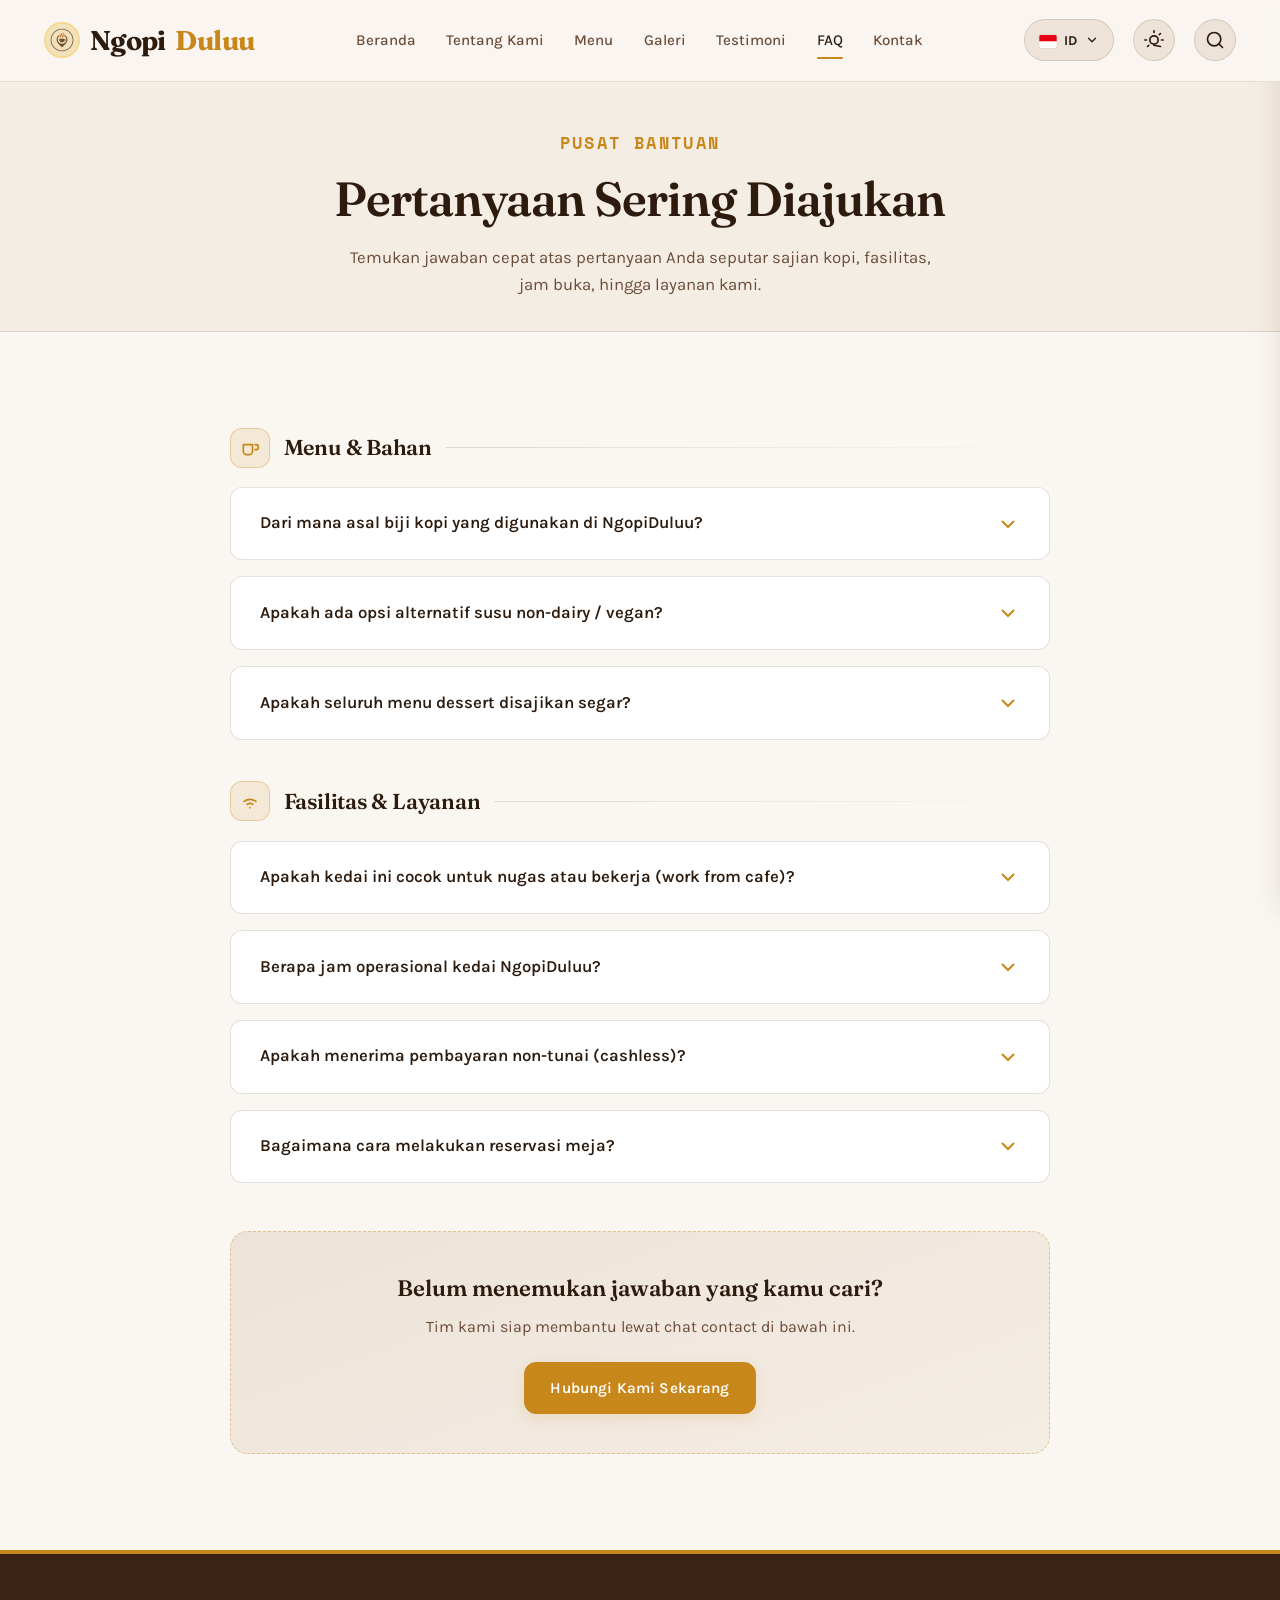
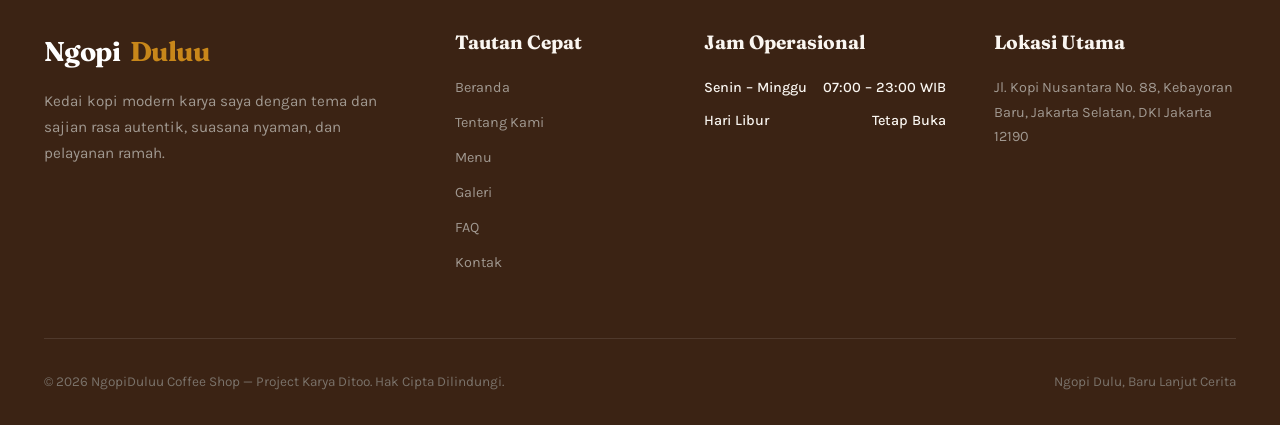
<file: faq.html>
﻿<!DOCTYPE html>
<html lang="id" class="page-transition page-enter">
<head>
  <meta charset="UTF-8">
  <meta name="viewport" content="width=device-width, initial-scale=1.0, viewport-fit=cover, maximum-scale=1.0, user-scalable=no">
  <meta name="description" content="Pertanyaan Sering Diajukan (FAQ) NgopiDuluu - Informasi seputar kopi, fasilitas Wi-Fi, jam operasional, dan reservasi meja.">
  <meta name="keywords" content="FAQ NgopiDuluu, Jam Buka NgopiDuluu, Kopi Vegan, WiFi Cafe Jakarta, Reservasi Cafe">
  <meta name="author" content="NgopiDuluu Coffee">
  <link rel="icon" type="image/png" href="assets/favicon-transparent.png">
  <title>FAQ — NgopiDuluu</title>

  <!-- CSS Modules -->
  <link rel="stylesheet" href="css/style.css">
  <link rel="stylesheet" href="css/animations.css">
  <link rel="stylesheet" href="css/home.css">
  <link rel="stylesheet" href="css/menu.css">
  <link rel="stylesheet" href="css/dark-mode.css">
  <link rel="stylesheet" href="css/responsive.css">

  <script>
    (function () {
      var t = 'light';
      try { t = localStorage.getItem('ngopiduluu_theme') || 'light'; } catch (e) {}
      document.documentElement.setAttribute('data-theme', t);
    })();
  </script>
</head>
<body>

  <!-- Loading Screen -->
  <div class="loading-screen" id="loading-screen">
    <div class="loading-content">
      <div class="loading-logo">Ngopi<span>Duluu</span></div>
      <div class="loading-tagline" data-i18n="loading.tagline">"Diseduh Sepenuh Hati..."</div>
      <div class="spinner-cup">
        <svg viewBox="0 0 50 50">
          <path d="M10,15 L40,15 L35,40 L15,40 Z" />
          <path d="M40,20 C45,20 45,30 40,30" />
        </svg>
      </div>
    </div>
  </div>

  <!-- Navbar -->
  <nav class="navbar" id="navbar">
    <div class="container navbar-inner">
      <a href="index.html" class="nav-brand">
        <img src="assets/Gemini_Generated_Image_abfkhhabfkhhabfk.jfif" alt="Logo NgopiDuluu" class="nav-brand-icon">
        Ngopi<span>Duluu</span>
      </a>

      <div class="nav-links">
        <a href="index.html" data-i18n="nav.home">Beranda</a>
        <a href="about.html" data-i18n="nav.about">Tentang Kami</a>
        <a href="menu.html" data-i18n="nav.menu">Menu</a>
        <a href="gallery.html" data-i18n="nav.gallery">Galeri</a>
        <a href="index.html#testimonials" data-i18n="nav.testimonials">Testimoni</a>
        <a href="faq.html" class="active" data-i18n="nav.faq">FAQ</a>
        <a href="contact.html" data-i18n="nav.contact">Kontak</a>
      </div>

      <div class="nav-actions">
        <!-- Language Switcher Dropdown -->
        <div class="lang-switcher" id="lang-switcher">
          <button class="lang-btn" id="lang-toggle-btn" aria-label="Ganti Bahasa / Switch Language" data-i18n-title="nav.title_lang" title="Ganti Bahasa">
            <span class="lang-flag" id="current-lang-flag">🇮🇩</span>
            <span class="lang-text" id="current-lang-code">ID</span>
            <svg class="lang-chevron" viewBox="0 0 24 24"><polyline points="6 9 12 15 18 9"/></svg>
          </button>
          <div class="lang-dropdown" id="lang-dropdown">
            <button class="lang-option" data-lang-opt="id">
              <span class="flag">🇮🇩</span>
              <span>Indonesia</span>
              <svg class="check-icon" viewBox="0 0 24 24"><polyline points="20 6 9 17 4 12"/></svg>
            </button>
            <button class="lang-option" data-lang-opt="en">
              <span class="flag">🇬🇧</span>
              <span>English</span>
              <svg class="check-icon" viewBox="0 0 24 24"><polyline points="20 6 9 17 4 12"/></svg>
            </button>
          </div>
        </div>

        <button class="icon-btn theme-toggle-btn" data-theme-toggle title="Ganti Tema" data-i18n-title="nav.title_theme">
          <svg class="icon-sun" viewBox="0 0 24 24"><circle cx="12" cy="12" r="5"/><line x1="12" y1="1" x2="12" y2="3"/><line x1="12" y1="18.36" x2="19.78" y2="19.78"/><line x1="1" y1="12" x2="3" y2="12"/><line x1="21" y1="12" x2="23" y2="12"/><line x1="4.22" y1="19.78" x2="5.64" y2="18.36"/><line x1="18.36" y1="5.64" x2="19.78" y2="4.22"/></svg>
          <svg class="icon-moon" viewBox="0 0 24 24"><path d="M21 12.79A9 9 0 1 1 11.21 3 7 7 0 0 0 21 12.79z"/></svg>
        </button>
        <button class="icon-btn" id="search-nav-btn" title="Cari Menu" data-i18n-title="nav.title_search">
          <svg viewBox="0 0 24 24"><circle cx="11" cy="11" r="8"/><line x1="21" y1="21" x2="16.65" y2="16.65"/></svg>
        </button>
        <button class="hamburger-btn" id="hamburger-btn" aria-label="Toggle Navigation">
          <span></span><span></span><span></span>
        </button>
      </div>
    </div>
  </nav>

  <!-- Mobile Drawer -->
  <div class="mobile-nav-overlay" id="mobile-nav-overlay"></div>
  <div class="mobile-nav-drawer" id="mobile-nav-drawer">
    <div class="mobile-nav-links">
      <a href="index.html" data-i18n="nav.home">Beranda</a>
      <a href="about.html" data-i18n="nav.about">Tentang Kami</a>
      <a href="menu.html" data-i18n="nav.menu">Menu</a>
      <a href="gallery.html" data-i18n="nav.gallery">Galeri</a>
      <a href="index.html#testimonials" data-i18n="nav.testimonials">Testimoni</a>
      <a href="faq.html" class="active" data-i18n="nav.faq">FAQ</a>
      <a href="contact.html" data-i18n="nav.contact">Kontak</a>
    </div>
    <div class="mobile-lang-switcher">
      <span class="mobile-lang-label" data-i18n="nav.title_lang">Ganti Bahasa</span>
      <div class="mobile-lang-buttons">
        <button class="mobile-lang-btn" data-lang-opt="id" aria-label="Bahasa Indonesia"><span class="flag">🇮🇩</span><span class="lang-name">Indonesia</span><span class="lang-code">ID</span></button>
        <button class="mobile-lang-btn" data-lang-opt="en" aria-label="English language"><span class="flag">🇬🇧</span><span class="lang-name">English</span><span class="lang-code">EN</span></button>
      </div>
    </div>
  </div>

  <!-- Page Header -->
  <section class="section" style="padding-top: calc(var(--navbar-height) + 3rem); padding-bottom: 2rem; background-color: var(--bg-secondary); border-bottom: 1px solid var(--border-color); text-align:center;">
    <div class="container">
      <div class="section-subtitle" data-i18n="faq.header_sub">Pusat Bantuan</div>
      <h1 class="section-title" style="font-size:3rem;" data-i18n="faq.header_title">Pertanyaan Sering Diajukan</h1>
      <p class="section-description" style="max-width:600px; margin:0 auto;" data-i18n="faq.header_desc">
        Temukan jawaban cepat atas pertanyaan Anda seputar sajian kopi, fasilitas, jam buka, hingga layanan kami.
      </p>
    </div>
  </section>

  <!-- FAQ Accordion Section -->
  <section class="section">
    <div class="container">
      <div class="faq-accordion" data-reveal="fade-up">
        <div class="faq-category">
          <span class="faq-category-icon"><svg viewBox="0 0 24 24"><path d="M18 8h1a3 3 0 010 6h-1M4 8h11v8a4 4 0 01-4 4H8a4 4 0 01-4-4V8z"/></svg></span>
          <h3 class="faq-category-title" data-i18n="faq.cat_menu">Menu &amp; Bahan</h3>
        </div>
        
        <div class="faq-item" data-reveal="fade-up">
          <div class="faq-header">
            <span data-i18n="faq.q1">Dari mana asal biji kopi yang digunakan di NgopiDuluu?</span>
            <svg class="faq-icon" viewBox="0 0 24 24" fill="none" stroke="currentColor" stroke-width="2"><polyline points="6 9 12 15 18 9"/></svg>
          </div>
          <div class="faq-body" data-i18n="faq.a1">
            Kami menggunakan 100% biji kopi Arabika pilihan dari berbagai daerah penghasil kopi terbaik Nusantara seperti Aceh Gayo, Toraja, dan Bali Kintamani.
          </div>
        </div>

        <div class="faq-item" data-reveal="fade-up">
          <div class="faq-header">
            <span data-i18n="faq.q2">Apakah ada opsi alternatif susu non-dairy / vegan?</span>
            <svg class="faq-icon" viewBox="0 0 24 24" fill="none" stroke="currentColor" stroke-width="2"><polyline points="6 9 12 15 18 9"/></svg>
          </div>
          <div class="faq-body" data-i18n="faq.a2">
            Ya! Kamu bisa meminta penggantian susu sapi dengan Oat Milk atau Almond Milk untuk varian kopi maupun non-kopi.
          </div>
        </div>

        <div class="faq-item" data-reveal="fade-up">
          <div class="faq-header">
            <span data-i18n="faq.q3">Apakah seluruh menu dessert disajikan segar?</span>
            <svg class="faq-icon" viewBox="0 0 24 24" fill="none" stroke="currentColor" stroke-width="2"><polyline points="6 9 12 15 18 9"/></svg>
          </div>
          <div class="faq-body" data-i18n="faq.a3">
            Setiap croissant, pastry, dan kue kami disajikan fresh setiap hari tanpa bahan pengawet.
          </div>
        </div>

        <div class="faq-category">
          <span class="faq-category-icon"><svg viewBox="0 0 24 24"><path d="M5 12.55a11 11 0 0114.08 0M8.53 16.11a6 6 0 016.95 0M12 20h.01"/></svg></span>
          <h3 class="faq-category-title" data-i18n="faq.cat_facility">Fasilitas &amp; Layanan</h3>
        </div>

        <div class="faq-item" data-reveal="fade-up">
          <div class="faq-header">
            <span data-i18n="faq.q4">Apakah kedai ini cocok untuk nugas atau bekerja (work from cafe)?</span>
            <svg class="faq-icon" viewBox="0 0 24 24" fill="none" stroke="currentColor" stroke-width="2"><polyline points="6 9 12 15 18 9"/></svg>
          </div>
          <div class="faq-body" data-i18n="faq.a4">
            Sangat cocok! Kami memiliki fasilitas Wi-Fi berkecepatan tinggi, stopkontak di setiap area meja, serta suasana tenang yang mendukung fokus.
          </div>
        </div>

        <div class="faq-item" data-reveal="fade-up">
          <div class="faq-header">
            <span data-i18n="faq.q5">Berapa jam operasional kedai NgopiDuluu?</span>
            <svg class="faq-icon" viewBox="0 0 24 24" fill="none" stroke="currentColor" stroke-width="2"><polyline points="6 9 12 15 18 9"/></svg>
          </div>
          <div class="faq-body" data-i18n="faq.a5">
            Kedai NgopiDuluu buka setiap hari Senin – Minggu dari pukul 07.00 WIB hingga 23.00 WIB.
          </div>
        </div>

        <div class="faq-item" data-reveal="fade-up">
          <div class="faq-header">
            <span data-i18n="faq.q6">Apakah menerima pembayaran non-tunai (cashless)?</span>
            <svg class="faq-icon" viewBox="0 0 24 24" fill="none" stroke="currentColor" stroke-width="2"><polyline points="6 9 12 15 18 9"/></svg>
          </div>
          <div class="faq-body" data-i18n="faq.a6">
            Kami menerima berbagai metode pembayaran non-tunai seperti QRIS (GoPay, OVO, ShopeePay, DANA), Transfer Bank, dan Tunai.
          </div>
        </div>

        <div class="faq-item" data-reveal="fade-up">
          <div class="faq-header">
            <span data-i18n="faq.q7">Bagaimana cara melakukan reservasi meja?</span>
            <svg class="faq-icon" viewBox="0 0 24 24" fill="none" stroke="currentColor" stroke-width="2"><polyline points="6 9 12 15 18 9"/></svg>
          </div>
          <div class="faq-body" data-i18n="faq.a7">
            Kamu dapat mengisi formulir di halaman Kontak &amp; Reservasi atau langsung mengirim pesan WhatsApp ke +62 877-6407-5285.
          </div>
        </div>

        <div class="faq-cta" data-reveal="fade-up">
          <p class="faq-cta-title" data-i18n="faq.cta_title">Belum menemukan jawaban yang kamu cari?</p>
          <p class="faq-cta-desc" data-i18n="faq.cta_desc">Tim kami siap membantu lewat chat contact di bawah ini.</p>
          <div class="faq-cta-actions">
            <a href="contact.html" class="btn btn-gold" data-i18n="faq.cta_btn">Hubungi Kami Sekarang</a>
          </div>
        </div>
      </div>
    </div>
  </section>

  <!-- Footer -->
  <footer class="footer">
    <div class="container">
      <div class="footer-grid">
        <div class="footer-brand">
          <a href="index.html" class="nav-brand">
            Ngopi<span>Duluu</span>
          </a>
          <p class="footer-desc" data-i18n-html="footer.desc">
            "Ngopi Dulu, Baru Lanjut Cerita."<br>
            Kedai kopi modern karya saya dengan tema dan sajian rasa autentik, suasana nyaman, dan pelayanan ramah.
          </p>
        </div>

        <div>
          <h4 class="footer-title" data-i18n="footer.title_links">Tautan Cepat</h4>
          <div class="footer-links">
            <a href="index.html" data-i18n="nav.home">Beranda</a>
            <a href="about.html" data-i18n="nav.about">Tentang Kami</a>
            <a href="menu.html" data-i18n="nav.menu">Daftar Menu</a>
            <a href="gallery.html" data-i18n="nav.gallery">Galeri Foto</a>
            <a href="faq.html" data-i18n="nav.faq">Tanya Jawab (FAQ)</a>
            <a href="contact.html" data-i18n="nav.contact">Kontak & Reservasi</a>
          </div>
        </div>

        <div>
          <h4 class="footer-title" data-i18n="footer.title_hours">Jam Operasional</h4>
          <div class="footer-hours">
            <p><span data-i18n="footer.hours_days">Senin – Minggu</span> <span data-i18n="footer.hours_open">07:00 – 23:00 WIB</span></p>
            <p><span data-i18n="footer.hours_holiday">Hari Libur</span> <span data-i18n="footer.hours_holiday_open">Tetap Buka</span></p>
          </div>
        </div>

        <div>
          <h4 class="footer-title" data-i18n="footer.title_location">Lokasi Utama</h4>
          <p style="color:#A09890; font-size:0.9rem; line-height:1.7;" data-i18n-html="footer.location_addr">
            Jl. Kopi Nusantara No. 88, Kebayoran Baru, Jakarta Selatan, DKI Jakarta 12190<br>
          </p>
        </div>
      </div>

      <div class="footer-bottom">
        <p data-i18n="footer.copyright">&copy; 2026 NgopiDuluu Coffee Shop — Project Karya Ditoo. Hak Cipta Dilindungi.</p>
        <p data-i18n="footer.subcopyright">Ngopi Dulu, Baru Lanjut Cerita</p>
      </div>
    </div>
  </footer>

  <!-- Search Modal -->
  <div class="modal" id="search-modal">
    <div class="modal-content">
      <div class="modal-close" onclick="document.getElementById('search-modal').classList.remove('active'); document.body.style.overflow='';">✕</div>
      <h3 style="margin-bottom:1rem; font-family:var(--font-heading);" data-i18n="search.modal_title">Pencarian Menu</h3>
      <div class="search-box-wrapper" style="max-width:100%; margin-bottom:1.5rem;">
        <svg class="search-icon" viewBox="0 0 24 24" fill="none" stroke="currentColor" stroke-width="2"><circle cx="11" cy="11" r="8"/><line x1="21" y1="21" x2="16.65" y2="16.65"/></svg>
        <input type="text" id="modal-search-input" class="search-input" placeholder="Cari nama menu..." data-i18n-placeholder="search.modal_ph">
      </div>
      <div id="modal-search-results"></div>
    </div>
  </div>

  <button class="back-to-top" id="back-to-top" data-i18n-title="back_to_top" title="Kembali ke Atas">↑</button>

  <script src="js/localstorage.js"></script>
  <script src="js/theme.js"></script>
  <script src="js/lang.js"></script>
  <script src="js/filter.js"></script>
  <script src="js/search.js"></script>
  <script src="js/main.js"></script>
  <script src="js/animations.js"></script>

</body>
</html>
</file>
<file: css/style.css>
@import url('https://fonts.googleapis.com/css2?family=Fraunces:opsz,wght@9..144,500;9..144,600;9..144,700&family=Karla:wght@400;500;600;700&family=Space+Mono:wght@400;700&display=swap');

/* ==========================================================================
   NgopiDuluu - Master Design System & Core Styles
   Brand Colors (Light Theme):
   - Cream: #FAF6F1
   - Warm White: #FFF8F0
   - Espresso Brown: #3B2314
   - Warm Gold: #C8871A
   - Muted Tan: #8C6B52
   ========================================================================== */


/* ==========================================================
   >>> MULAI EDIT TEMA DI SINI <<<
   Semua warna web diatur lewat variabel di blok :root ini.
   Ganti kode warna (hex) di bawah, maka SELURUH halaman
   (index, menu, gallery, dll) otomatis ikut berubah,
   karena semuanya memakai var(--nama-variabel).
   ========================================================== */
:root {
  /* === WARNA LATAR BELAKANG (background halaman & kartu) === */
  --bg-primary: #FAF6F1;      /* latar utama seluruh halaman */
  --bg-secondary: #F4EDE4;    /* latar section / area sekunder */
  --bg-tertiary: #EDE3D8;     /* latar area ketiga (lebih gelap) */
  --bg-card: #FFFFFF;         /* latar kartu / popup */

  /* === WARNA TEKS === */
  --text-main: #2D1B0E;       /* teks utama (judul, isi) */
  --text-muted: #6B4C38;      /* teks redup / keterangan */
  --text-light: #8C6B52;      /* teks paling redup */

  /* === WARNA AKSEN UTAMA (tombol, highlight, link aktif) === */
  --primary-brown: #C8871A;       /* warna tombol utama */
  --primary-brown-hover: #A86E10; /* warna tombol saat di-hover */

  /* === WARNA CREAM & GOLD (dekorasi, border, badge) === */
  --cream: #FAF6F1;
  --cream-dark: #EDE3D8;
  --gold: #C8871A;            /* aksen emas (border, ikon, teks spesial) */
  --gold-hover: #A86E10;
  --gold-light: #F5D78E;      /* emas muda untuk outline/glow */
  --dark-bg: #3B2314;         /* coklat tua (footer, navbar gelap) */
  
  /* === WARNA STATUS (sukses, error, info) === */
  --accent-red: #C0392B;      /* merah: harga diskon, error, hapus */
  --accent-green: #27AE60;    /* hijau: status tersedia / sukses */
  --accent-blue: #2980B9;     /* biru: info */
  --accent-orange: #D35400;   /* oranye: peringatan / badge */

  /* === BAYANGAN & BORDER (warna garis dan shadow kartu) === */
  --border-color: rgba(59, 35, 20, 0.14); /* warna border/garis pemisah */
  --shadow-sm: 0 1px 2px rgba(59, 35, 20, 0.05);
  --shadow-md: 0 4px 14px rgba(59, 35, 20, 0.09);
  --shadow-lg: 0 10px 26px rgba(59, 35, 20, 0.12);
  --shadow-gold: 0 4px 14px rgba(200, 135, 26, 0.16);

  /* === FONT (huruf) — nama font harus sama dengan link Google Fonts di baris paling atas === */
  --font-heading: 'Fraunces', Georgia, 'Times New Roman', serif;   /* font judul */
  --font-body: 'Karla', -apple-system, BlinkMacSystemFont, 'Segoe UI', Roboto, sans-serif; /* font isi teks */
  --font-tooltip: 'Karla', 'Poppins', sans-serif;
  --font-mono: 'Space Mono', 'Courier New', monospace;

  /* === UKURAN SUDUT MELEKAT (radius kartu & tombol) === */
  --radius-sm: 6px;
  --radius-md: 12px;
  --radius-lg: 18px;
  --radius-full: 9999px;

  --transition-fast: 0.16s ease;
  --transition-normal: 0.3s ease;
  --transition-bounce: 0.3s cubic-bezier(0.3, 0, 0.3, 1);

  --navbar-height: 82px;
}

/* Base Reset & Typography */
*, *::before, *::after {
  box-sizing: border-box;
  margin: 0;
  padding: 0;
}

html {
  scroll-behavior: smooth;
  font-size: 16px;
  min-height: 100%;
}

body {
  font-family: var(--font-body);
  background-color: var(--bg-primary);
  color: var(--text-main);
  line-height: 1.6;
  overflow-x: hidden;
  padding-left: env(safe-area-inset-left);
  padding-right: env(safe-area-inset-right);
  padding-bottom: env(safe-area-inset-bottom);
  min-height: 100vh;
}

body.theme-transition::after {
  content: '';
  position: fixed;
  inset: 0;
  pointer-events: none;
  background: radial-gradient(circle at center, rgba(200, 135, 26, 0.10), transparent 32%), radial-gradient(circle at top right, rgba(59, 35, 20, 0.08), transparent 22%);
  animation: themeSwitchGlow 0.55s ease forwards;
  z-index: 9999;
}

@keyframes themeSwitchGlow {
  0% {
    opacity: 0;
    transform: scale(0.98);
  }
  30% {
    opacity: 1;
    transform: scale(1);
  }
  100% {
    opacity: 0;
    transform: scale(1.02);
  }
}

h1, h2, h3, h4, h5, h6 {
  font-family: var(--font-heading);
  color: var(--text-main);
  font-weight: 700;
  line-height: 1.25;
}

a {
  text-decoration: none;
  color: inherit;
  transition: color var(--transition-fast);
}

ul {
  list-style: none;
}

img {
  max-width: 100%;
  height: auto;
  display: block;
}

button, input, select, textarea {
  font-family: inherit;
  font-size: inherit;
  outline: none;
  border: none;
}

button {
  cursor: pointer;
  background: none;
}

/* Container */
.container {
  width: 100%;
  max-width: 1240px;
  margin: 0 auto;
  padding: 0 max(1.5rem, env(safe-area-inset-left)) 0 max(1.5rem, env(safe-area-inset-right));
}

/* Loading Screen */
.loading-screen {
  position: fixed;
  top: 0;
  left: 0;
  width: 100vw;
  height: 100vh;
  background-color: var(--dark-bg);
  display: flex;
  flex-direction: column;
  justify-content: center;
  align-items: center;
  z-index: 9999;
  /* Smooth page transition overlay */
  transition: opacity 0.45s ease, visibility 0.45s ease;
}

.loading-screen.hidden {
  opacity: 0;
  visibility: hidden;
  pointer-events: none;
}

.loading-content {
  text-align: center;
  color: var(--cream);
}

.loading-screen {
  /* Hidden: old loading overlay removed in favor of page-enter/page-exit */
  display: none !important;
}

.loading-screen.hidden {
  display: none !important;
}

.spinner-cup {
  width: 60px;
  height: 60px;
  margin: 0 auto;
  position: relative;
}

.spinner-cup svg {
  width: 100%;
  height: 100%;
  fill: none;
  stroke: var(--gold);
  stroke-width: 2.5;
  stroke-dasharray: 150;
  stroke-dashoffset: 150;
  animation: drawCup 2s ease-in-out infinite alternate;
}

@keyframes drawCup {
  0% { stroke-dashoffset: 150; transform: rotate(0deg); }
  100% { stroke-dashoffset: 0; transform: rotate(360deg); }
}

/* Navbar */
.navbar {
  position: fixed;
  top: 0;
  left: 0;
  width: 100%;
  padding-top: env(safe-area-inset-top);
  height: calc(var(--navbar-height) + env(safe-area-inset-top));
  display: flex;
  align-items: center;
  z-index: 1000;
  transition: background-color var(--transition-normal), box-shadow var(--transition-normal), height var(--transition-normal);
  background-color: rgba(250, 246, 241, 0.94);
  backdrop-filter: blur(18px);
  -webkit-backdrop-filter: blur(18px);
  border-bottom: 1px solid rgba(59, 35, 20, 0.1);
}

.navbar.scrolled {
  height: calc(70px + env(safe-area-inset-top));
  background-color: rgba(250, 246, 241, 0.98);
  box-shadow: var(--shadow-sm);
}

.navbar-inner {
  display: flex;
  align-items: center;
  justify-content: space-between;
  width: 100%;
}

.nav-brand {
  display: flex;
  align-items: center;
  gap: 0.6rem;
  font-family: var(--font-heading);
  font-size: 1.7rem;
  font-weight: 700;
  color: var(--text-main);
  letter-spacing: -0.02em;
}

.nav-brand span {
  color: var(--gold);
}

.nav-brand-icon {
  width: 36px;
  height: 36px;
  display: block;
  object-fit: cover;
  border-radius: 50%;
  border: 2px solid var(--gold-light);
}

.nav-links {
  display: flex;
  align-items: center;
  gap: 1.9rem;
}

.nav-links a {
  font-size: 0.94rem;
  font-weight: 500;
  color: var(--text-muted);
  position: relative;
  padding: 0.4rem 0;
}

.nav-links a::after {
  content: '';
  position: absolute;
  bottom: 0;
  left: 0;
  width: 100%;
  height: 2px;
  background-color: transparent;
  transition: background-color var(--transition-fast);
  border-radius: 2px;
}

.nav-links a:hover,
.nav-links a.active {
  color: var(--text-main);
}

.nav-links a:hover::after,
.nav-links a.active::after {
  background-color: var(--gold);
}

.nav-actions {
  display: flex;
  align-items: center;
  gap: 1.2rem;
}

/* Language Switcher */
.lang-switcher {
  position: relative;
  z-index: 1005;
}

.lang-btn {
  height: 42px;
  padding: 0 0.85rem;
  border-radius: var(--radius-full);
  background-color: var(--bg-tertiary);
  color: var(--text-main);
  display: inline-flex;
  align-items: center;
  gap: 0.45rem;
  border: 1px solid var(--border-color);
  font-weight: 600;
  font-size: 0.88rem;
  cursor: pointer;
  transition: transform var(--transition-bounce), background-color var(--transition-fast), border-color var(--transition-fast);
}

.lang-btn:hover {
  transform: translateY(-2px);
  background-color: rgba(200, 135, 26, 0.15);
  border-color: var(--gold);
}

.lang-flag {
  font-size: 1.1rem;
  line-height: 1;
}

.lang-text {
  font-size: 0.85rem;
  font-weight: 700;
  letter-spacing: 0.04em;
}

.lang-chevron {
  width: 14px;
  height: 14px;
  fill: none;
  stroke: currentColor;
  stroke-width: 2.2;
  stroke-linecap: round;
  stroke-linejoin: round;
  transition: transform var(--transition-fast);
}

.lang-switcher.active .lang-chevron {
  transform: rotate(180deg);
}

.lang-dropdown {
  position: absolute;
  top: calc(100% + 8px);
  right: 0;
  min-width: 165px;
  background-color: var(--bg-card);
  border: 1px solid var(--border-color);
  border-radius: var(--radius-md);
  box-shadow: var(--shadow-lg);
  padding: 0.4rem;
  display: flex;
  flex-direction: column;
  gap: 0.25rem;
  opacity: 0;
  visibility: hidden;
  transform: translateY(8px);
  transition: opacity 0.2s ease, transform 0.2s ease, visibility 0.2s ease;
  z-index: 1010;
}

.lang-switcher.active .lang-dropdown {
  opacity: 1;
  visibility: visible;
  transform: translateY(0);
}

.lang-option {
  width: 100%;
  display: flex;
  align-items: center;
  gap: 0.6rem;
  padding: 0.55rem 0.75rem;
  border-radius: var(--radius-sm);
  background: transparent;
  border: none;
  color: var(--text-main);
  font-size: 0.88rem;
  font-weight: 500;
  cursor: pointer;
  transition: background-color var(--transition-fast), color var(--transition-fast);
}

.lang-option:hover {
  background-color: var(--bg-tertiary);
}

.lang-option.active {
  font-weight: 700;
  color: var(--primary-brown);
  background-color: rgba(200, 135, 26, 0.12);
}

.lang-option .flag {
  font-size: 1.1rem;
}

.lang-option .check-icon {
  margin-left: auto;
  width: 15px;
  height: 15px;
  stroke: var(--primary-brown);
  stroke-width: 2.5;
  fill: none;
  display: none;
}

.lang-option.active .check-icon {
  display: block;
}

/* Mobile Language Switcher */
.mobile-lang-switcher {
  margin-top: 0;
  padding-top: 1rem;
  display: flex;
  flex-direction: column;
  gap: 0.85rem;
}

.mobile-lang-label {
  font-size: 0.82rem;
  font-weight: 700;
  color: var(--gold);
  text-transform: uppercase;
  letter-spacing: 0.14em;
  display: flex;
  align-items: center;
  gap: 0.5rem;
}

.mobile-lang-label::before {
  content: '';
  width: 6px;
  height: 6px;
  border-radius: 50%;
  flex: none;
  background: var(--gold);
  box-shadow: 0 0 0 4px rgba(200, 135, 26, 0.15);
}

.mobile-lang-buttons {
  display: grid;
  grid-template-columns: repeat(2, minmax(0, 1fr));
  gap: 0.65rem;
}

.mobile-lang-btn {
  min-height: 74px;
  padding: 0.7rem 0.6rem;
  border-radius: var(--radius-lg);
  border: 1px solid var(--border-color);
  background: linear-gradient(160deg, var(--bg-card) 0%, var(--bg-tertiary) 100%);
  color: var(--text-main);
  font-weight: 600;
  font-size: 0.8rem;
  display: flex;
  flex-direction: column;
  align-items: center;
  justify-content: center;
  gap: 0.3rem;
  cursor: pointer;
  position: relative;
  box-shadow: var(--shadow-sm);
  transition: transform var(--transition-fast), background-color var(--transition-fast), border-color var(--transition-fast), box-shadow var(--transition-fast), color var(--transition-fast);
}

.mobile-lang-btn:hover,
.mobile-lang-btn:focus-visible {
  border-color: var(--gold);
  transform: translateY(-2px);
  box-shadow: var(--shadow-gold);
}

.mobile-lang-btn:focus-visible {
  outline: 3px solid rgba(200, 135, 26, 0.3);
  outline-offset: 2px;
}

.mobile-lang-btn .flag {
  height: 22px;
  display: flex;
  align-items: center;
  filter: drop-shadow(0 1px 1px rgba(0, 0, 0, 0.25));
}

.mobile-lang-btn .lang-name {
  font-size: 0.82rem;
  font-weight: 700;
  line-height: 1.1;
}

.mobile-lang-btn .lang-code {
  color: var(--text-muted);
  font-size: 0.68rem;
  font-weight: 700;
  letter-spacing: 0.08em;
}

.mobile-lang-btn.active {
  background: linear-gradient(135deg, var(--primary-brown) 0%, var(--gold-hover) 100%);
  color: #FFFFFF;
  border-color: transparent;
  box-shadow: 0 10px 24px rgba(200, 135, 26, 0.35), inset 0 1px 0 rgba(255, 255, 255, 0.22);
}

.mobile-lang-btn.active::after {
  content: '✓';
  position: absolute;
  top: 0.35rem;
  right: 0.4rem;
  width: 17px;
  height: 17px;
  border-radius: 50%;
  display: grid;
  place-items: center;
  background: #FFFFFF;
  color: var(--gold);
  font-size: 0.6rem;
  font-weight: 800;
  animation: langCheckPop 0.35s cubic-bezier(0.34, 1.56, 0.64, 1);
}

@keyframes langCheckPop {
  0% { transform: scale(0); }
  70% { transform: scale(1.15); }
  100% { transform: scale(1); }
}

.mobile-lang-btn.active .lang-code {
  color: rgba(255, 255, 255, 0.75);
}

.icon-btn {
  width: 42px;
  height: 42px;
  border-radius: var(--radius-full);
  background-color: var(--bg-tertiary);
  color: var(--text-main);
  display: flex;
  align-items: center;
  justify-content: center;
  position: relative;
  z-index: 2;
  overflow: visible;
  border: 1px solid var(--border-color);
  transition: transform var(--transition-bounce), background-color var(--transition-fast), color var(--transition-fast);
}

.icon-btn:hover {
  transform: translateY(-2px);
  background-color: rgba(200, 135, 26, 0.15);
  color: var(--text-main);
}

.icon-btn::after {
  content: attr(data-tooltip);
  position: absolute;
  top: calc(100% + 10px);
  left: 50%;
  transform: translateX(-50%) translateY(6px);
  padding: 0.5rem 0.75rem;
  border-radius: 999px;
  background: rgba(27, 27, 27, 0.95);
  color: #FFFFFF;
  font-family: var(--font-tooltip);
  font-size: 0.78rem;
  font-weight: 600;
  letter-spacing: 0.01em;
  white-space: nowrap;
  box-shadow: 0 8px 22px rgba(0, 0, 0, 0.16);
  opacity: 0;
  visibility: hidden;
  pointer-events: none;
  transition: opacity var(--transition-fast), transform var(--transition-fast), visibility var(--transition-fast);
}

.icon-btn:hover::after,
.icon-btn:focus-visible::after {
  opacity: 1;
  visibility: visible;
  transform: translateX(-50%) translateY(0);
}

.icon-btn svg {
  width: 20px;
  height: 20px;
  fill: none;
  stroke: currentColor;
  stroke-width: 2;
  stroke-linecap: round;
  stroke-linejoin: round;
}

.badge-count {
  position: absolute;
  top: -4px;
  right: -4px;
  background-color: var(--gold);
  color: var(--dark-bg);
  font-size: 0.75rem;
  font-weight: 700;
  width: 20px;
  height: 20px;
  border-radius: var(--radius-full);
  display: flex;
  align-items: center;
  justify-content: center;
  box-shadow: 0 2px 6px rgba(0, 0, 0, 0.2);
}

.hamburger-btn {
  display: none;
  flex-direction: column;
  justify-content: space-between;
  width: 30px;
  height: 20px;
  background: transparent;
  border: none;
  cursor: pointer;
  padding: 0;
  z-index: 1002;
}

.hamburger-btn span {
  width: 100%;
  height: 3px;
  background-color: var(--text-main);
  border-radius: 3px;
  transition: transform var(--transition-normal), opacity var(--transition-normal);
}

.hamburger-btn.active span:nth-child(1) {
  transform: translateY(8.5px) rotate(45deg);
}

.hamburger-btn.active span:nth-child(2) {
  opacity: 0;
}

.hamburger-btn.active span:nth-child(3) {
  transform: translateY(-8.5px) rotate(-45deg);
}

/* Mobile Nav Drawer */
.mobile-nav-overlay {
  position: fixed;
  inset: 0;
  width: 100%;
  height: 100%;
  background-color: rgba(0, 0, 0, 0.5);
  backdrop-filter: blur(4px);
  -webkit-backdrop-filter: blur(4px);
  z-index: 998;
  opacity: 0;
  visibility: hidden;
  transition: opacity var(--transition-normal), visibility var(--transition-normal);
}

.mobile-nav-overlay.active {
  opacity: 1;
  visibility: visible;
}

.mobile-nav-drawer {
  position: fixed;
  top: 0;
  right: 0;
  width: min(100%, 300px);
  height: 100vh;
  background-color: var(--bg-secondary);
  z-index: 999;
  padding: calc(5rem + env(safe-area-inset-top)) 2rem 2rem 2rem;
  display: flex;
  flex-direction: column;
  gap: 1rem;
  overflow-y: auto;
  overscroll-behavior: contain;
  box-shadow: var(--shadow-lg);
  transform: translateX(100%);
  transition: transform var(--transition-normal);
  will-change: transform;
}

.mobile-nav-drawer.active {
  transform: translateX(0);
}

.mobile-nav-links {
  display: flex;
  flex-direction: column;
  gap: 0.4rem;
}

.mobile-nav-links a {
  font-size: 1.05rem;
  font-weight: 600;
  color: var(--text-main);
  padding: 0.6rem 0;
  border-bottom: 1px solid var(--border-color);
  transition: color var(--transition-fast);
}

.mobile-nav-links a:hover,
.mobile-nav-links a:focus-visible {
  color: var(--gold);
}

/* Buttons */
.btn {
  display: inline-flex;
  align-items: center;
  justify-content: center;
  gap: 0.6rem;
  padding: 0.8rem 1.6rem;
  border-radius: var(--radius-md);
  font-size: 0.95rem;
  font-weight: 600;
  letter-spacing: 0.01em;
  transition: background-color var(--transition-fast), color var(--transition-fast), border-color var(--transition-fast), box-shadow var(--transition-fast), transform var(--transition-fast);
  cursor: pointer;
  position: relative;
}

.btn-primary {
  background-color: var(--primary-brown);
  color: #FFFFFF;
  border: 1px solid var(--primary-brown);
}

.btn-primary:hover {
  transform: translateY(-2px);
  background-color: var(--gold-hover);
  border-color: var(--gold-hover);
  box-shadow: var(--shadow-md);
  color: #FFFFFF;
}

.btn-gold {
  background-color: var(--gold);
  color: #FFFFFF;
  border: 1px solid var(--gold);
}

.btn-gold:hover {
  transform: translateY(-2px);
  background-color: var(--gold-hover);
  border-color: var(--gold-hover);
  box-shadow: var(--shadow-md);
  color: #FFFFFF;
}

.btn-large {
  padding: 1rem 2.5rem;
  font-size: 1.1rem;
  font-weight: 700;
}

/* ============================
   CONTACT LINK HERO SECTION
   ============================ */
.contact-link-hero {
  text-align: center;
  padding: 4rem 1rem;
  position: relative;
  overflow: hidden;
}

.contact-link-hero::before {
  content: "";
  position: absolute;
  inset: 0;
  background: radial-gradient(circle at 30% 30%, rgba(139, 92, 40, 0.04) 0%, transparent 60%),
              radial-gradient(circle at 70% 70%, rgba(139, 92, 40, 0.04) 0%, transparent 60%);
  pointer-events: none;
  animation: pulse-bg 8s ease-in-out infinite;
}

@keyframes pulse-bg {
  0%, 100% { opacity: 0.5; }
  50% { opacity: 0.8; }
}

.contact-link-badge {
  display: inline-block;
  background: rgba(139, 92, 40, 0.1);
  backdrop-filter: blur(4px);
  border: 1px solid rgba(139, 92, 40, 0.3);
  color: var(--gold);
  font-size: 0.75rem;
  font-weight: 700;
  text-transform: uppercase;
  letter-spacing: 1.5px;
  padding: 0.35rem 1rem;
  border-radius: 2rem;
  margin-bottom: 1.5rem;
}

.contact-link-title {
  font-family: var(--font-heading);
  font-size: 2.2rem;
  font-weight: 800;
  color: var(--text-main);
  margin: 0 0 1rem;
  line-height: 1.2;
}

.contact-link-title .contact-link-accent {
  color: var(--gold);
  position: relative;
}

.contact-link-title .contact-link-accent::after {
  content: "";
  position: absolute;
  bottom: -4px;
  left: 0;
  right: 0;
  height: 3px;
  background: linear-gradient(90, var(--gold), #D4A744, var(--gold));
  border-radius: 2px;
  transform: scaleX(0);
  transform-origin: right;
  transition: transform 0.4s ease;
}

.contact-link-hero:hover .contact-link-accent::after {
  transform: scaleX(1);
  transform-origin: left;
}

.contact-link-desc {
  color: var(--text-muted);
  font-size: 0.95rem;
  line-height: 1.6;
  max-width: 500px;
  margin: 0 auto 2.5rem;
}

.contact-link-actions {
  display: flex;
  flex-direction: column;
  align-items: center;
  gap: 1.5rem;
}

.contact-link-btn {
  display: inline-flex;
  align-items: center;
  gap: 0.7rem;
  position: relative;
  overflow: visible;
  border: none;
  border-radius: 0.7rem;
  font-size: 1.1rem;
  font-weight: 700;
  padding: 1rem 2.8rem;
  cursor: pointer;
  transition: all 0.3s cubic-bezier(0.2, 0.8, 0.2, 1);
  box-shadow: 0 8px 28px rgba(139, 92, 40, 0.35);
  background: linear-gradient(135deg, #8B5A1A, #C99942);
  color: #fff;
  text-decoration: none;
}

.contact-link-btn::before {
  content: "";
  position: absolute;
  top: -3px;
  left: -3px;
  right: -3px;
  bottom: -3px;
  background: linear-gradient(135deg, #8B5A1A, #C99942, #8B5A1A, #C99942);
  z-index: -1;
  border-radius: 0.75rem;
  opacity: 0;
  transition: opacity 0.3s ease;
  animation: shimmer 3s linear infinite;
}

@keyframes shimmer {
  0% { background-position: 0% 50%; }
  100% { background-position: 100% 50%; }
}

.contact-link-btn:hover::before {
  opacity: 1;
  filter: blur(6px);
  animation-duration: 1.5s;
}

.contact-link-btn:hover {
  transform: translateY(-4px) scale(1.03);
  box-shadow: 0 16px 40px rgba(139, 92, 40, 0.5);
  background: linear-gradient(135deg, #9A641A, #D4A744);
}

.contact-link-btn:active {
  transform: translateY(-1px) scale(1.01);
}

.contact-link-btn-icon {
  display: flex;
  align-items: center;
}

.contact-link-btn-text {
  position: relative;
  z-index: 1;
}

.contact-link-btn-arrow {
  display: flex;
  align-items: center;
  margin-left: -0.3rem;
  transition: transform 0.3s ease;
}

.contact-link-btn:hover .contact-link-btn-arrow {
  transform: translateX(4px);
}

.contact-link-wa {
  display: inline-flex;
  align-items: center;
  gap: 0.5rem;
  color: var(--text-muted);
  text-decoration: none;
  font-size: 0.9rem;
  font-weight: 500;
  transition: all 0.3s ease;
  padding: 0.5rem 1.2rem;
  border-radius: 0.6rem;
  background: rgba(255, 255, 255, 0.05);
  border: 1px solid rgba(139, 92, 40, 0.15);
}

.contact-link-wa:hover {
  color: #25D36F;
  background: rgba(37, 211, 102, 0.1);
  border-color: rgba(37, 211, 102, 0.4);
}

.contact-link-wa svg {
  color: #25D36F;
}

.contact-link-note {
  margin-top: 2rem;
  color: var(--text-muted);
  font-size: 0.85rem;
  display: flex;
  align-items: center;
  justify-content: center;
  gap: 0.5rem;
}

.contact-link-dot {
  color: var(--gold);
  font-weight: 700;
}

.btn-outline {
  background-color: transparent;
  color: var(--text-main);
  border: 1.5px solid var(--text-muted);
}

.btn-outline:hover {
  background-color: transparent;
  border-color: var(--text-main);
  color: var(--text-main);
  transform: translateY(-2px);
}

/* Kontak cepat (WhatsApp / Instagram) */
.quick-contact {
  display: flex;
  flex-wrap: wrap;
  gap: 0.8rem;
  margin: 0.5rem 0 0.75rem 0;
}

.quick-contact .btn {
  flex: 1 1 auto;
  min-width: 190px;
}

.category-pill,
.gallery-pill {
  display: inline-flex;
  align-items: center;
  gap: 0.5rem;
  padding: 0.65rem 1.3rem;
  border-radius: var(--radius-md);
  background-color: rgba(255, 255, 255, 0.04);
  color: var(--text-light);
  font-size: 0.95rem;
  font-weight: 500;
  border: 1px solid rgba(148, 163, 184, 0.16);
  cursor: pointer;
  transition: all var(--transition-fast);
  box-shadow: none;
}

.category-pill:hover,
.gallery-pill:hover {
  background-color: var(--bg-tertiary);
  transform: translateY(-1px);
}

.category-pill.active,
.gallery-pill.active {
  background-color: var(--primary-brown);
  color: #FFFFFF;
  border-color: var(--primary-brown);
  box-shadow: var(--shadow-sm);
}

.gallery-hero {
  padding-top: calc(var(--navbar-height) + 4rem);
  padding-bottom: 4rem;
  background-color: var(--bg-secondary);
  border-bottom: 1px solid var(--border-color);
  text-align: center;
}

.gallery-filter-group {
  display: flex;
  justify-content: center;
  flex-wrap: wrap;
  gap: 0.9rem;
  margin-bottom: 3rem;
}

.gallery-grid {
  display: grid;
  grid-template-columns: repeat(auto-fill, minmax(320px, 1fr));
  gap: 2rem;
}

.gallery-item {
  position: relative;
  border-radius: var(--radius-md);
  overflow: hidden;
  cursor: pointer;
  min-height: 260px;
  box-shadow: var(--shadow-sm);
  transition: transform 0.3s ease, box-shadow 0.3s ease;
}

.gallery-item:hover {
  transform: translateY(-3px);
  box-shadow: var(--shadow-md);
}

.gallery-item img {
  width: 100%;
  height: 100%;
  object-fit: cover;
  transition: transform 0.5s ease;
}

.gallery-overlay {
  position: absolute;
  inset: 0;
  background: linear-gradient(to top, rgba(15, 12, 10, 0.96) 0%, rgba(15, 12, 10, 0.72) 48%, rgba(15, 12, 10, 0.08) 100%);
  display: flex;
  flex-direction: column;
  justify-content: flex-end;
  padding: 1.2rem;
  opacity: 0;
  transition: opacity 0.3s ease;
  color: #FFFFFF;
}

.gallery-item:hover .gallery-overlay {
  opacity: 1;
}

.gallery-overlay h4 {
  font-family: var(--font-heading);
  font-size: 1.1rem;
  margin-bottom: 0.45rem;
  color: #FFFFFF;
  text-shadow: 0 2px 8px rgba(0, 0, 0, 0.9);
}

.gallery-overlay p {
  font-size: 0.9rem;
  color: #FFFFFF;
  line-height: 1.4;
  text-shadow: 0 1px 6px rgba(0, 0, 0, 0.9);
}

.category-pill,
.gallery-pill {
  background-color: var(--bg-card);
  color: var(--text-muted);
  border-color: var(--border-color);
}

.category-pill:hover,
.gallery-pill:hover {
  background-color: var(--bg-tertiary);
  color: var(--text-main);
}

.category-pill.active,
.gallery-pill.active {
  background-color: var(--text-main);
  color: #FFFFFF;
  border-color: var(--text-main);
}

.empty-state {
  grid-column: 1 / -1;
  background-color: var(--bg-secondary);
  color: var(--text-main);
  border: 1px solid var(--border-color);
  border-radius: var(--radius-lg);
  padding: 2rem;
  text-align: center;
}

/* Section Common */
.section {
  padding: 6rem 0;
  position: relative;
  scroll-margin-top: calc(var(--navbar-height) + 1rem);
}

[id] {
  scroll-margin-top: calc(var(--navbar-height) + 1rem);
}

.section-header {
  text-align: center;
  max-width: 680px;
  margin: 0 auto 3.5rem auto;
}

.section-subtitle {
  display: block;
  font-family: var(--font-mono);
  font-size: 1.05rem;
  font-weight: 700;
  text-transform: uppercase;
  letter-spacing: 0.14em;
  color: var(--gold);
  margin-bottom: 0.75rem;
  text-align: center;
}

.section-title {
  font-size: 2.4rem;
  font-weight: 600;
  color: var(--text-main);
  margin-bottom: 1rem;
  letter-spacing: -0.02em;
}

.section-description {
  color: var(--text-muted);
  font-size: 1.05rem;
}

/* Page heroes (inline gradient headers) — flat, warm instead of gradient */
.section[style*="linear-gradient"] {
  background-color: var(--bg-secondary) !important;
  background-image: none !important;
  border-bottom: 1px solid var(--border-color);
}

/* Badges */
.badge {
  display: inline-flex;
  align-items: center;
  gap: 0.3rem;
  padding: 0.25rem 0.75rem;
  border-radius: var(--radius-full);
  font-size: 0.75rem;
  font-weight: 700;
  text-transform: uppercase;
  letter-spacing: 0.5px;
}

.badge-bestseller {
  background-color: rgba(229, 57, 53, 0.15);
  color: var(--accent-red);
}

.badge-signature {
  background-color: rgba(200, 155, 60, 0.2);
  color: #9C721A;
}

.badge-new {
  background-color: rgba(2, 136, 209, 0.15);
  color: var(--accent-blue);
}

.badge-promo {
  background-color: rgba(239, 108, 0, 0.15);
  color: var(--accent-orange);
}

.badge-vegan {
  background-color: rgba(46, 125, 50, 0.15);
  color: var(--accent-green);
}

/* Modal Overlay & Base */
.modal {
  position: fixed;
  inset: 0;
  width: 100%;
  height: 100%;
  background-color: rgba(0, 0, 0, 0.65);
  backdrop-filter: blur(6px);
  z-index: 2000;
  display: flex;
  align-items: center;
  justify-content: center;
  padding: 1.5rem;
  opacity: 0;
  visibility: hidden;
  transition: opacity var(--transition-normal), visibility var(--transition-normal);
}

#checkout-modal {
  z-index: 2700;
}

.modal.active {
  opacity: 1;
  visibility: visible;
}

.modal-content {
  background-color: #FFFFFF;
  border: 1px solid rgba(59, 35, 20, 0.12);
  border-radius: var(--radius-lg);
  width: 100%;
  max-width: 600px;
  max-height: 90vh;
  overflow-y: auto;
  padding: 2rem;
  position: relative;
  box-shadow: var(--shadow-lg);
  transform: scale(0.9);
  transition: transform var(--transition-bounce);
  color: var(--text-main);
}

.modal.active .modal-content {
  transform: scale(1);
}

/* =============================================
   Menu Detail Modal — IMMUNE dari semua animasi
   data-reveal, page-transition, dll tidak boleh
   mempengaruhi modal ini sama sekali.
   ============================================= */
#menu-detail-modal {
  /* Fixed overlay — tidak ikut parent transform apapun */
  position: fixed !important;
  inset: 0 !important;
  width: 100% !important;
  height: 100% !important;
  z-index: 9999 !important;
  background-color: rgba(0, 0, 0, 0.7) !important;
  backdrop-filter: blur(6px) !important;
  display: flex !important;
  align-items: center !important;
  justify-content: center !important;
  padding: 1.5rem !important;
  /* Animasi masuk/keluar hanya opacity & visibility — BUKAN transform */
  opacity: 0;
  visibility: hidden;
  transform: none !important;
  filter: none !important;
  transition: opacity 0.22s ease, visibility 0.22s ease;
  pointer-events: none;
  /* Pastikan modal tidak terpengaruh filter blur dari page-transition */
  isolation: isolate;
}

#menu-detail-modal.active {
  opacity: 1 !important;
  visibility: visible !important;
  pointer-events: auto !important;
}

#menu-detail-modal .menu-detail-content {
  /* Konten modal — posisi dan ukuran */
  position: relative;
  background-color: var(--bg-secondary, #FDF8F4);
  border: 1px solid var(--border-color, rgba(59,35,20,0.12));
  border-radius: var(--radius-lg, 1rem);
  box-shadow: 0 24px 64px rgba(0,0,0,0.24);
  width: 100%;
  max-width: 820px;
  max-height: 88vh;
  overflow-y: auto;
  padding: 2.5rem;
  /* Override semua transform/filter dari class lain */
  transform: none !important;
  filter: none !important;
  opacity: 1 !important;
  animation: menuDetailSlideIn 0.35s cubic-bezier(0.22, 1, 0.36, 1) both;
  color: var(--text-main, #1B1816);
  /* Sembunyikan scrollbar tapi tetap bisa scroll */
  scrollbar-width: none;
  -ms-overflow-style: none;
  scroll-behavior: smooth;
}

#menu-detail-modal .menu-detail-content::-webkit-scrollbar {
  display: none;
}

@keyframes menuDetailSlideIn {
  from {
    transform: translateY(30px) scale(0.95);
    opacity: 0;
  }
  to {
    transform: translateY(0) scale(1);
    opacity: 1;
  }
}

/* Glow dekoratif di pojok modal */
.menu-detail-glow {
  position: absolute;
  top: -60px;
  right: -60px;
  width: 180px;
  height: 180px;
  background: radial-gradient(circle, rgba(200,135,26,0.15) 0%, transparent 70%);
  border-radius: 50%;
  pointer-events: none;
  z-index: 0;
  animation: glowPulse 3s ease-in-out infinite alternate;
}

@keyframes glowPulse {
  from { opacity: 0.5; transform: scale(1); }
  to   { opacity: 1;   transform: scale(1.15); }
}

/* Staggered entrance animation untuk child elements modal */
.detail-anim {
  opacity: 0;
  transform: translateY(18px);
  transition: none;
}

.detail-anim.anim-in {
  animation: detailItemIn 0.4s cubic-bezier(0.22, 1, 0.36, 1) both;
}

@keyframes detailItemIn {
  from {
    opacity: 0;
    transform: translateY(18px) scale(0.97);
  }
  to {
    opacity: 1;
    transform: translateY(0) scale(1);
  }
}

/* Image zoom-in khusus */
.menu-detail-image-wrapper.detail-anim.anim-in {
  animation-name: detailImageIn;
}

@keyframes detailImageIn {
  from {
    opacity: 0;
    transform: translateY(14px) scale(0.92);
  }
  to {
    opacity: 1;
    transform: translateY(0) scale(1);
  }
}

/* Price bounce-in khusus */
.menu-detail-price.detail-anim.anim-in {
  animation-name: detailPriceIn;
}

@keyframes detailPriceIn {
  0% {
    opacity: 0;
    transform: translateY(12px) scale(0.9);
  }
  60% {
    opacity: 1;
    transform: translateY(-2px) scale(1.02);
  }
  100% {
    opacity: 1;
    transform: translateY(0) scale(1);
  }
}

.modal-close {
  position: absolute;
  top: 1.2rem;
  right: 1.2rem;
  width: 36px;
  height: 36px;
  border-radius: var(--radius-full);
  background-color: var(--bg-tertiary);
  color: var(--text-main);
  display: flex;
  align-items: center;
  justify-content: center;
  cursor: pointer;
  transition: background-color var(--transition-fast), transform var(--transition-fast);
  z-index: 10;
}

.modal-close:hover {
  background-color: var(--primary-brown);
  color: #FFFFFF;
  transform: rotate(90deg);
}

/* Toast Notification */
.toast-container {
  position: fixed;
  bottom: 2rem;
  right: 2rem;
  display: flex;
  flex-direction: column;
  gap: 0.75rem;
  z-index: 3000;
  pointer-events: none;
}

.toast {
  pointer-events: auto;
  background-color: #3B2314;
  color: #FAF6F1;
  padding: 1rem 1.5rem;
  border-radius: var(--radius-md);
  box-shadow: 0 8px 24px rgba(59, 35, 20, 0.25);
  display: flex;
  align-items: center;
  gap: 0.8rem;
  font-size: 0.9rem;
  font-weight: 500;
  border-left: 4px solid var(--gold);
  transform: translateX(120%);
  transition: transform var(--transition-bounce), opacity var(--transition-normal);
}

.toast.show {
  transform: translateX(0);
}

.toast-icon {
  color: var(--gold);
  flex-shrink: 0;
}

/* Cart action popup */
.cart-popup-layer {
  position: fixed;
  right: 1.5rem;
  bottom: 1.5rem;
  z-index: 99999;
  width: min(calc(100vw - 3rem), 360px);
  pointer-events: none;
  visibility: hidden;
  transition: visibility 0s linear 0.3s;
}

.cart-popup-layer.is-active {
  visibility: visible;
  transition-delay: 0s;
}

.cart-popup {
  width: 100%;
  display: flex;
  align-items: center;
  gap: 1rem;
  padding: 1.2rem 1.35rem;
  border: 1px solid var(--border-color);
  border-radius: var(--radius-lg);
  background: var(--bg-card);
  box-shadow: 0 14px 32px rgba(35, 24, 18, 0.26);
  opacity: 0;
  transform: translateY(24px) scale(0.92);
  transition: opacity 0.2s ease, transform 0.35s cubic-bezier(0.18, 0.89, 0.32, 1.28);
}

.cart-popup.is-visible {
  opacity: 1;
  transform: translateY(0) scale(1);
}

.cart-popup-layer.is-active .cart-popup {
  opacity: 1;
  transform: translateY(0) scale(1);
}

.cart-popup.is-leaving {
  opacity: 0;
  transform: translateY(12px) scale(0.94);
}

.cart-popup-icon {
  width: 46px;
  height: 46px;
  border-radius: 50%;
  display: grid;
  place-items: center;
  flex-shrink: 0;
  font-size: 1.7rem;
  font-weight: 800;
  color: #FFFFFF;
  background: var(--primary-brown);
}

.cart-popup-content {
  display: grid;
  gap: 0.28rem;
}

.cart-popup-content strong {
  color: var(--text-main);
  font-size: 1rem;
}

.cart-popup-content span {
  color: var(--text-muted);
  font-size: 0.88rem;
  line-height: 1.45;
}

.cart-popup--added .cart-popup-icon { background: #25844A; }
.cart-popup--removed .cart-popup-icon { background: #C0392B; }
.cart-popup--success .cart-popup-icon { background: #25844A; }

.cart-popup--processing .cart-popup-icon {
  background: transparent;
  border: 4px solid rgba(180, 130, 74, 0.2);
  border-top-color: var(--gold);
  animation: cart-popup-spin 0.8s linear infinite;
}

/* Feedback animation for cart actions */
.cart-flying-item {
  position: fixed;
  z-index: 100000;
  width: 36px;
  height: 36px;
  display: grid;
  place-items: center;
  border-radius: 50%;
  background: var(--gold);
  color: #fff;
  box-shadow: 0 8px 18px rgba(120, 75, 20, 0.35);
  pointer-events: none;
  animation: cart-item-fly 650ms cubic-bezier(.2,.8,.25,1) forwards;
}

@keyframes cart-item-fly {
  0% { transform: translate(0, 0) scale(1); opacity: 1; }
  55% { transform: translate(calc(var(--fly-x) * .45), calc(var(--fly-y) * .45 - 45px)) scale(.8); }
  100% { transform: translate(var(--fly-x), var(--fly-y)) scale(.22); opacity: .1; }
}

.cart-badge-pop { animation: cart-badge-pop 480ms cubic-bezier(.18,.89,.32,1.45); }

@keyframes cart-badge-pop {
  0%, 100% { transform: scale(1); }
  45% { transform: scale(1.55); background: var(--gold); }
}

.cart-item.is-removing {
  pointer-events: none;
  overflow: hidden;
  animation: cart-item-remove 280ms cubic-bezier(.2,.8,.2,1) forwards;
}

@keyframes cart-item-remove {
  to { opacity: 0; transform: translateX(42px) scale(.94); max-height: 0; margin: 0; padding: 0; border-width: 0; }
}

.order-processing-overlay {
  position: fixed;
  inset: 0;
  z-index: 100000;
  display: grid;
  place-items: center;
  padding: 1.5rem;
  background: rgba(28, 17, 10, .56);
  backdrop-filter: blur(7px);
  opacity: 0;
  visibility: hidden;
  transition: opacity .25s ease, visibility .25s ease;
}

.order-processing-overlay.is-visible { opacity: 1; visibility: visible; }

.order-processing-card {
  width: min(100%, 360px);
  padding: 2rem;
  border: 1px solid rgba(255,255,255,.28);
  border-radius: var(--radius-lg);
  background: #fff;
  color: var(--text-main);
  text-align: center;
  box-shadow: 0 22px 55px rgba(0,0,0,.28);
  transform: translateY(20px) scale(.92);
  transition: transform .35s cubic-bezier(.18,.89,.32,1.25);
}

.order-processing-overlay.is-visible .order-processing-card { transform: translateY(0) scale(1); }
.order-processing-card strong { display: block; font-family: var(--font-heading); font-size: 1.45rem; }
.order-processing-card p { margin: .55rem 0 1.25rem; color: var(--text-muted); line-height: 1.5; }

.processing-cup {
  position: relative;
  width: 76px;
  height: 76px;
  display: grid;
  place-items: end center;
  margin: 0 auto 1rem;
  font-size: 3.7rem;
  line-height: 1;
  animation: processing-cup 1s ease-in-out infinite alternate;
}
.processing-cup span { position: absolute; top: -13px; width: 5px; height: 25px; border-radius: 99px; background: rgba(180, 130, 74, .45); animation: coffee-steam 1.4s ease-in-out infinite; }
.processing-cup span:nth-child(1) { left: 23px; }
.processing-cup span:nth-child(2) { left: 37px; animation-delay: .25s; }
.processing-cup span:nth-child(3) { left: 51px; animation-delay: .5s; }
@keyframes processing-cup { to { transform: translateY(-5px) rotate(-3deg); } }
@keyframes coffee-steam { 0%, 100% { transform: translateY(9px) scaleX(.7); opacity: 0; } 50% { opacity: 1; } }

.processing-progress { height: 7px; overflow: hidden; border-radius: 99px; background: var(--bg-tertiary); }
.processing-progress i { display: block; width: 45%; height: 100%; border-radius: inherit; background: linear-gradient(90deg, var(--primary-brown), var(--gold)); animation: order-progress 1.8s ease-in-out forwards; }
@keyframes order-progress { from { transform: translateX(-110%); } to { transform: translateX(230%); } }

@keyframes cart-popup-spin {
  to { transform: rotate(360deg); }
}

@media (prefers-reduced-motion: reduce) {
  .cart-popup,
  .cart-popup--processing .cart-popup-icon,
  .cart-item.is-removing,
  .qty-value.is-updated,
  .cart-summary-row span:last-child.is-updated,
  .button-spinner {
    transition: none;
    animation: none;
  }

  .add-cart-btn,
  .qty-btn,
  .cart-item-remove,
  .cart-footer .btn { transition: none; }
}

/* Back To Top Button */
.back-to-top {
  position: fixed;
  bottom: 2rem;
  left: 2rem;
  width: 48px;
  height: 48px;
  border-radius: var(--radius-full);
  background-color: var(--primary-brown);
  color: #FFFFFF;
  display: flex;
  align-items: center;
  justify-content: center;
  box-shadow: var(--shadow-md);
  z-index: 990;
  opacity: 0;
  visibility: hidden;
  transition: opacity var(--transition-normal), visibility var(--transition-normal), transform var(--transition-fast);
}

.back-to-top.visible {
  opacity: 1;
  visibility: visible;
}

.back-to-top:hover {
  transform: translateY(-3px);
  background-color: var(--gold);
  color: var(--dark-bg);
}

/* Footer */
.footer {
  background-color: #3B2314;
  color: #FAF6F1;
  padding: 5rem 0 2rem 0;
  position: relative;
  overflow: hidden;
}

.footer::before {
  content: '';
  position: absolute;
  top: 0;
  left: 0;
  width: 100%;
  height: 4px;
  background: linear-gradient(90deg, var(--gold), var(--primary-brown), var(--gold));
}

.footer-grid {
  display: grid;
  grid-template-columns: 1.8fr 1fr 1.2fr 1.2fr;
  gap: 3rem;
  margin-bottom: 4rem;
}

.footer-brand .nav-brand {
  color: #FFFFFF;
  margin-bottom: 1rem;
}

.footer-desc {
  color: #A09890;
  font-size: 0.95rem;
  margin-bottom: 1.5rem;
  line-height: 1.7;
}

.social-links {
  display: flex;
  gap: 0.8rem;
}

.social-icon {
  width: 40px;
  height: 40px;
  border-radius: var(--radius-full);
  background-color: rgba(255, 255, 255, 0.08);
  color: #FFFFFF;
  display: flex;
  align-items: center;
  justify-content: center;
  transition: background-color var(--transition-fast), color var(--transition-fast), transform var(--transition-fast);
}

.social-icon:hover {
  background-color: var(--gold);
  color: #1B1B1B;
  transform: translateY(-3px);
}

.footer-title {
  font-family: var(--font-heading);
  font-size: 1.2rem;
  color: var(--cream);
  margin-bottom: 1.4rem;
  position: relative;
}

.footer-links {
  display: flex;
  flex-direction: column;
  gap: 0.75rem;
}

.footer-links a {
  color: #A09890;
  font-size: 0.9rem;
  transition: color var(--transition-fast), padding-left var(--transition-fast);
}

.footer-links a:hover {
  color: var(--gold);
  padding-left: 5px;
}

.footer-hours p {
  color: #A09890;
  font-size: 0.9rem;
  margin-bottom: 0.6rem;
  display: flex;
  justify-content: space-between;
}

.footer-hours p span {
  color: var(--cream);
  font-weight: 500;
}

.footer-bottom {
  border-top: 1px solid rgba(255, 255, 255, 0.1);
  padding-top: 2rem;
  display: flex;
  align-items: center;
  justify-content: space-between;
  color: #7A726A;
  font-size: 0.85rem;
}

/* Animations */
[data-aos] {
  /* Disable AOS hiding: make elements visible by default */
  opacity: 1 !important;
  transform: none !important;
  transition: none !important;
}



html.page-transition.page-enter body,
body.page-transition.page-enter {
  opacity: 0;
}

html.page-transition.page-exit body,
body.page-transition.page-exit {
  opacity: 0;
  pointer-events: none;
}

/* Apply transition to body so whole page fades smoothly without breaking fixed positioning */
body.page-transition,
html.page-transition body {
  transition: opacity 400ms cubic-bezier(0.23, 0.8, 0.32, 1);
}

[data-aos].aos-animate {
  opacity: 1 !important;
  transform: none !important;
}

/* ==========================================================================
   Apa Kata Mereka? - Testimonials Section & Carousel
   ========================================================================== */
/* ========================================
   TESTIMONIALS – Sticky Note Carousel
   ======================================== */

/* Wrapper supaya kartu testimonial selalu bergeser ke samping,
   bukan menumpuk ke bawah. Scroll horizontal + scroll-snap
   bikin "geser" terasa natural dan smooth. */
.testimonials-carousel-wrapper {
  position: relative;
  display: flex;
  flex-direction: row;
  flex-wrap: nowrap;
  align-items: center;
  gap: 0.8rem;
  margin-top: 2rem;
  margin-bottom: 2rem;
  overflow: hidden;
}

/* Track dengan animasi marquee: kartu bergeser ke kiri
   terus-menerus, loop seamless berkat duplikat kartu. */
.testimonials-track {
  display: flex;
  flex-direction: row;
  flex-wrap: nowrap;
  gap: 1.5rem;
  padding: 2rem 0 1.4rem;
  animation: testimonialScroll 45s linear infinite;
  will-change: transform;
  width: max-content;
}

@keyframes testimonialScroll {
  0%   { transform: translateX(0); }
  100% { transform: translateX(-50%); }
}

.testimonial-marquee {
  display: flex;
  width: max-content;
  animation: testimonialsMarquee 55s linear infinite;
  will-change: transform;
}

.testimonial-group {
  display: flex;
  gap: 1.5rem;
  padding: 0 0.75rem;
  flex-shrink: 0;
}

@keyframes testimonialsMarquee {
  from { transform: translateX(0); }
  to   { transform: translateX(-50%); }
}

/* Hover desktop: marquee berhenti saat kursor diarahkan ke track.
   Hanya untuk perangkat yang punya hover presisi (desktop/laptop),
   tablet & HP (touch) tidak kena supaya tidak ganggu. */
@media (hover: hover) and (pointer: fine) {
  .testimonials-track:hover {
    animation-play-state: paused;
  }
  .testimonial-marquee:hover {
    animation-play-state: paused;
  }
}

@media (prefers-reduced-motion: reduce) {
  .testimonial-marquee,
  .testimonials-track {
    animation: none;
    transform: translateX(0);
  }
}

.testimonial-card {
  flex: 0 0 340px;
  width: 340px;
  background-color: var(--note, #FBF3C4);
  border: 1px solid rgba(0, 0, 0, 0.08);
  border-radius: 4px;
  padding: 2rem 1.6rem 1.6rem;
  box-shadow: 0 4px 12px rgba(0, 0, 0, 0.14);
  display: flex;
  flex-direction: column;
  justify-content: space-between;
  position: relative;
  transition: transform 0.3s cubic-bezier(0.2, 0.8, 0.2, 1), box-shadow 0.3s ease;
  transform: rotate(var(--tilt, -1.5deg));
}

.testimonial-card:nth-child(even) {
  --tilt: 1.5deg;
  /* sedikit "ngeliat sisi lain" tiap kartu genap */
}

.testimonial-card:nth-child(3n) {
  --tilt: 2deg;
  /* sudut miring extra buat kartu ketiga biar "lebih catatan" */
}

/* Siklus warna sticky note: kuning, pink, hijau, biru */
.testimonial-card:nth-child(4n+1) {
  --note: #FBF3C4;
  --ink: #7a5c00;
}

.testimonial-card:nth-child(4n+2) {
  --note: #FBD9D6;
  --ink: #a3484a;
}

.testimonial-card:nth-child(4n+3) {
  --note: #D8F0D2;
  --ink: #43763f;
}

.testimonial-card:nth-child(4n+4) {
  --note: #D6E5F9;
  --ink: #3b648c;
}

.testimonial-card:hover {
  transform: rotate(var(--tilt, -1.5deg)) translateY(-4px);
  box-shadow: 0 10px 22px rgba(0, 0, 0, 0.18);
}

.testimonial-card[data-reveal].revealed {
  transform: rotate(var(--tilt, -1.5deg));
}

/* Hover pause dihapus - animasi terus berjalan selalu */
.testimonial-card::before {
  content: "";
  position: absolute;
  top: -14px;
  left: 50%;
  transform: translateX(-50%) rotate(-2deg);
  width: 92px;
  height: 26px;
  background: rgba(255, 255, 255, 0.75);
  border-left: 1px dashed rgba(0, 0, 0, 0.14);
  border-right: 1px dashed rgba(0, 0, 0, 0.14);
  box-shadow: 0 1px 3px rgba(0, 0, 0, 0.12);
  z-index: 1;
}

.testimonial-card:hover {
  transform: rotate(var(--tilt, -1.5deg)) translateY(-4px);
  box-shadow: 0 10px 22px rgba(0, 0, 0, 0.18);
}

.testimonial-card:hover::before {
  filter: brightness(1.08);
}

.testimonial-card-header {
  display: flex;
  align-items: center;
  justify-content: space-between;
  margin-bottom: 0.9rem;
}

.testimonial-mood-badge {
  display: inline-flex;
  align-items: center;
  gap: 0.45rem;
  background: rgba(0, 0, 0, 0.06);
  padding: 0.3rem 0.7rem;
  border-radius: 4px;
}

.testimonial-emoji {
  font-size: 1.4rem;
  line-height: 1;
  display: inline-block;
}

.testimonial-mood-tag {
  font-size: 0.78rem;
  font-weight: 700;
  color: rgba(0, 0, 0, 0.55);
  user-select: none;
  text-transform: uppercase;
  letter-spacing: 0.4px;
}

.testimonial-quote-icon {
  color: rgba(100, 80, 10, 0.35);
  line-height: 1;
  display: flex;
  align-items: center;
}

.testimonial-quote-icon svg {
  transform: scale(1.5) rotate(8deg);
}

.testimonial-message {
  font-size: 1rem;
  line-height: 1.6;
  color: #2b2b14;
  font-family: var(--font-heading);
  margin-bottom: 1.1rem;
  flex-grow: 1;
}

.testimonial-author {
  font-family: var(--font-heading);
  font-size: 0.95rem;
  font-weight: 700;
  color: var(--ink, #7a5c00);
}

/* Testimonial caption */
.testimonials-cta {
  font-size: 1.05rem;
  font-weight: 600;
  color: var(--text-muted);
  max-width: 520px;
  margin: 0.4rem auto 1.2rem;
  text-align: center;
  line-height: 1.6;
}

/* Responsive queries for Testimonials */
@media (max-width: 768px) {
  .testimonials-carousel-wrapper {
    margin-top: 1.5rem;
    margin-bottom: 1.5rem;
  }
  
  .testimonial-card {
    flex: 0 0 290px;
    width: 290px;
    padding: 1.5rem 1.3rem;
  }
}

@media (max-width: 480px) {
  .testimonial-card {
    flex: 0 0 260px;
    width: 260px;
  }
}
</file>
<file: css/animations.css>
/* ==========================================================================
   NgopiDuluu — animations.css
   File khusus animasi agar selalu berfungsi dan mudah di-maintain.
   ========================================================================== */

/* ----------------------------------------------------------
   1. SCROLL REVEAL (data-reveal)
      Elemen dengan [data-reveal] akan muncul saat terlihat
   ---------------------------------------------------------- */

[data-reveal] {
  opacity: 0;
  transform: translateY(28px);
  transition: opacity 0.65s cubic-bezier(0.22, 1, 0.36, 1),
              transform 0.65s cubic-bezier(0.22, 1, 0.36, 1);
}

[data-reveal="fade-up"] {
  transform: translateY(28px);
}

[data-reveal="fade-down"] {
  transform: translateY(-28px);
}

[data-reveal="fade-left"] {
  transform: translateX(-32px);
}

[data-reveal="fade-right"] {
  transform: translateX(32px);
}

[data-reveal="zoom-in"] {
  transform: scale(0.88);
}

[data-reveal].revealed {
  opacity: 1;
  transform: none;
}

/* Delay helpers */
[data-reveal-delay="100"] { transition-delay: 0.1s; }
[data-reveal-delay="200"] { transition-delay: 0.2s; }
[data-reveal-delay="300"] { transition-delay: 0.3s; }
[data-reveal-delay="400"] { transition-delay: 0.4s; }
[data-reveal-delay="500"] { transition-delay: 0.5s; }
[data-reveal-delay="600"] { transition-delay: 0.6s; }

/* Respek prefers-reduced-motion */
@media (prefers-reduced-motion: reduce) {
  [data-reveal] {
    opacity: 1;
    transform: none;
    transition: none;
  }

  .hero-image-wrapper {
    animation: heroImageEnter 0.8s ease-out 0.3s forwards;
  }
}


/* ----------------------------------------------------------
   2. PAGE TRANSITIONS
   ---------------------------------------------------------- */

.page-transition {
  transition: opacity 0.45s ease;
}

.page-transition.page-enter {
  opacity: 0;
}

.page-transition.page-exit {
  opacity: 0;
  pointer-events: none;
}


/* ----------------------------------------------------------
   3. RESERVATION SUCCESS MODAL / OVERLAY
   ---------------------------------------------------------- */

/* Overlay gelap */
.res-success-overlay {
  position: fixed;
  top: 0;
  left: 0;
  width: 100%;
  height: 100%;
  inset: 0;
  background: rgba(10, 5, 2, 0.72);
  backdrop-filter: blur(6px);
  -webkit-backdrop-filter: blur(6px);
  z-index: 10000;
  display: flex;
  align-items: center;
  justify-content: center;
  padding: 1.5rem;
  opacity: 0;
  visibility: hidden;
  transition: opacity 0.35s ease, visibility 0.35s ease;
}

.res-success-overlay.active {
  opacity: 1;
  visibility: visible;
}

/* Kotak modal */
.res-success-modal {
  background: var(--bg-card);
  border-radius: 24px;
  padding: 2.5rem 2rem;
  max-width: 420px;
  width: 100%;
  text-align: center;
  box-shadow: 0 20px 60px rgba(59, 35, 20, 0.25);
  position: relative;
  transform: scale(0.82) translateY(24px);
  transition: transform 0.4s cubic-bezier(0.34, 1.56, 0.64, 1), opacity 0.35s ease;
  opacity: 0;
}

.res-success-overlay.active .res-success-modal {
  transform: scale(1) translateY(0);
  opacity: 1;
}

/* Ikon animasi lingkaran centang */
.res-checkmark-wrapper {
  width: 80px;
  height: 80px;
  margin: 0 auto 1.5rem;
  position: relative;
}

.res-checkmark-circle {
  width: 80px;
  height: 80px;
  border-radius: 50%;
  background: linear-gradient(135deg, #27AE60, #2ECC71);
  display: flex;
  align-items: center;
  justify-content: center;
  animation: popIn 0.5s cubic-bezier(0.34, 1.56, 0.64, 1) 0.15s both;
  box-shadow: 0 8px 24px rgba(39, 174, 96, 0.35);
}

.res-checkmark-circle svg {
  width: 40px;
  height: 40px;
  stroke: #fff;
  stroke-width: 3;
  fill: none;
  stroke-dasharray: 60;
  stroke-dashoffset: 60;
  stroke-linecap: round;
  stroke-linejoin: round;
  animation: drawCheck 0.45s ease 0.4s forwards;
}

/* Confetti partikel kecil */
.res-confetti {
  position: absolute;
  top: 50%;
  left: 50%;
  width: 0;
  height: 0;
  pointer-events: none;
}

.res-confetti span {
  position: absolute;
  display: block;
  width: 8px;
  height: 8px;
  border-radius: 2px;
  opacity: 0;
  animation: confettiFly 0.9s ease-out 0.3s forwards;
}

.res-confetti span:nth-child(1)  { background: #F39C12; transform-origin: 0 0; animation-delay: 0.3s;  --tx: -45px; --ty: -55px; --rot: 120deg; }
.res-confetti span:nth-child(2)  { background: #27AE60; transform-origin: 0 0; animation-delay: 0.35s; --tx:  40px; --ty: -60px; --rot: -80deg; }
.res-confetti span:nth-child(3)  { background: #E74C3C; transform-origin: 0 0; animation-delay: 0.32s; --tx: -55px; --ty:  10px; --rot: 200deg; }
.res-confetti span:nth-child(4)  { background: #9B59B6; transform-origin: 0 0; animation-delay: 0.4s;  --tx:  50px; --ty:  20px; --rot: -150deg; }
.res-confetti span:nth-child(5)  { background: #C8871A; transform-origin: 0 0; animation-delay: 0.28s; --tx: -20px; --ty: -68px; --rot: 90deg; }
.res-confetti span:nth-child(6)  { background: #3498DB; transform-origin: 0 0; animation-delay: 0.45s; --tx:  25px; --ty: -65px; --rot: -40deg; }
.res-confetti span:nth-child(7)  { background: #F39C12; transform-origin: 0 0; animation-delay: 0.38s; --tx: -35px; --ty:  30px; --rot: 160deg; }
.res-confetti span:nth-child(8)  { background: #2ECC71; transform-origin: 0 0; animation-delay: 0.42s; --tx:  55px; --ty: -20px; --rot: -100deg; }

@keyframes confettiFly {
  0%   { opacity: 1; transform: translate(0, 0) rotate(0deg) scale(1); }
  100% { opacity: 0; transform: translate(var(--tx), var(--ty)) rotate(var(--rot)) scale(0.5); }
}

.res-success-title {
  font-family: var(--font-heading);
  font-size: 1.55rem;
  color: var(--text-main);
  margin-bottom: 0.6rem;
  animation: fadeSlideUp 0.45s ease 0.5s both;
}

.res-success-subtitle {
  color: var(--text-muted);
  font-size: 0.95rem;
  line-height: 1.6;
  margin-bottom: 1.5rem;
  animation: fadeSlideUp 0.45s ease 0.6s both;
}

.res-success-details {
  background: var(--bg-tertiary);
  border-radius: 14px;
  padding: 1rem 1.2rem;
  margin-bottom: 1.5rem;
  text-align: left;
  display: flex;
  flex-direction: column;
  gap: 0.5rem;
  animation: fadeSlideUp 0.45s ease 0.65s both;
}

.res-success-detail-row {
  display: flex;
  align-items: center;
  gap: 0.6rem;
  font-size: 0.88rem;
  color: var(--text-muted);
}

.res-success-detail-row strong {
  color: var(--text-main);
  font-weight: 600;
  min-width: 80px;
}

.res-success-close-btn {
  background: var(--primary-brown);
  color: #fff;
  border: none;
  border-radius: var(--radius-md);
  padding: 0.8rem 2rem;
  font-size: 0.95rem;
  font-weight: 600;
  cursor: pointer;
  width: 100%;
  transition: background 0.2s ease, transform 0.2s ease;
  animation: fadeSlideUp 0.45s ease 0.7s both;
}

.res-success-close-btn:hover {
  background: var(--primary-brown-hover);
  transform: translateY(-2px);
}


/* ----------------------------------------------------------
   4. MEJA SUDAH DIBOOKING — WARNING MODAL
   ---------------------------------------------------------- */

.res-booked-overlay {
  position: fixed;
  top: 0;
  left: 0;
  width: 100%;
  height: 100%;
  inset: 0;
  background: rgba(10, 5, 2, 0.72);
  backdrop-filter: blur(6px);
  -webkit-backdrop-filter: blur(6px);
  z-index: 10000;
  display: flex;
  align-items: center;
  justify-content: center;
  padding: 1.5rem;
  opacity: 0;
  visibility: hidden;
  transition: opacity 0.35s ease, visibility 0.35s ease;
}

.res-booked-overlay.active {
  opacity: 1;
  visibility: visible;
}

.res-booked-modal {
  background: var(--bg-card);
  border-radius: 24px;
  padding: 2.5rem 2rem;
  max-width: 400px;
  width: 100%;
  text-align: center;
  box-shadow: 0 20px 60px rgba(59, 35, 20, 0.25);
  transform: scale(0.82) translateY(24px);
  transition: transform 0.4s cubic-bezier(0.34, 1.56, 0.64, 1), opacity 0.35s ease;
  opacity: 0;
}

.res-booked-overlay.active .res-booked-modal {
  transform: scale(1) translateY(0);
  opacity: 1;
}

.res-booked-icon-wrap {
  width: 76px;
  height: 76px;
  border-radius: 50%;
  background: linear-gradient(135deg, #E74C3C, #C0392B);
  display: flex;
  align-items: center;
  justify-content: center;
  margin: 0 auto 1.2rem;
  animation: shake 0.5s ease 0.2s both;
  box-shadow: 0 8px 24px rgba(231, 76, 60, 0.35);
}

.res-booked-icon-wrap svg {
  width: 38px;
  height: 38px;
  stroke: #fff;
  stroke-width: 2.5;
  fill: none;
  stroke-linecap: round;
  stroke-linejoin: round;
  animation: popIn 0.4s cubic-bezier(0.34, 1.56, 0.64, 1) 0.25s both;
}

.res-booked-title {
  font-family: var(--font-heading);
  font-size: 1.4rem;
  color: #C0392B;
  margin-bottom: 0.6rem;
  animation: fadeSlideUp 0.45s ease 0.35s both;
}

.res-booked-desc {
  color: var(--text-muted);
  font-size: 0.92rem;
  line-height: 1.65;
  margin-bottom: 1.5rem;
  animation: fadeSlideUp 0.45s ease 0.45s both;
}

.res-booked-slots {
  background: var(--bg-tertiary);
  border-radius: 12px;
  padding: 0.9rem 1rem;
  margin-bottom: 1.4rem;
  font-size: 0.85rem;
  color: var(--text-muted);
  text-align: left;
  animation: fadeSlideUp 0.45s ease 0.5s both;
}

.res-booked-slots strong {
  display: block;
  margin-bottom: 0.4rem;
  color: var(--text-main);
  font-size: 0.88rem;
}

.res-booked-close-btn {
  background: #E74C3C;
  color: #fff;
  border: none;
  border-radius: var(--radius-md);
  padding: 0.8rem 2rem;
  font-size: 0.95rem;
  font-weight: 600;
  cursor: pointer;
  width: 100%;
  transition: background 0.2s ease, transform 0.2s ease;
  animation: fadeSlideUp 0.45s ease 0.55s both;
}

.res-booked-close-btn:hover {
  background: #C0392B;
  transform: translateY(-2px);
}


/* ----------------------------------------------------------
   5. KEYFRAME LIBRARY
   ---------------------------------------------------------- */

@keyframes popIn {
  from { opacity: 0; transform: scale(0.6); }
  to   { opacity: 1; transform: scale(1); }
}

@keyframes drawCheck {
  to { stroke-dashoffset: 0; }
}

@keyframes fadeSlideUp {
  from { opacity: 0; transform: translateY(14px); }
  to   { opacity: 1; transform: translateY(0); }
}

@keyframes shake {
  0%, 100% { transform: translateX(0); }
  20%       { transform: translateX(-6px) rotate(-3deg); }
  40%       { transform: translateX(6px) rotate(3deg); }
  60%       { transform: translateX(-4px); }
  80%       { transform: translateX(4px); }
}

@keyframes pulseGlow {
  0%, 100% { box-shadow: 0 0 0 0 rgba(200, 135, 26, 0.4); }
  50%       { box-shadow: 0 0 0 10px rgba(200, 135, 26, 0); }
}

@keyframes slideInRight {
  from { opacity: 0; transform: translateX(40px); }
  to   { opacity: 1; transform: translateX(0); }
}

@keyframes slideInLeft {
  from { opacity: 0; transform: translateX(-40px); }
  to   { opacity: 1; transform: translateX(0); }
}

@keyframes bounceIn {
  0%   { opacity: 0; transform: scale(0.3); }
  50%  { opacity: 1; transform: scale(1.05); }
  70%  { transform: scale(0.96); }
  100% { transform: scale(1); }
}

@keyframes floatUpDown {
  0%, 100% { transform: translateY(0); }
  50%       { transform: translateY(-8px); }
}

/* Utility animation classes */
.anim-float     { animation: floatUpDown 3s ease-in-out infinite; }
.anim-pulse-glow { animation: pulseGlow 2s ease-in-out infinite; }
.anim-bounce-in { animation: bounceIn 0.6s cubic-bezier(0.34, 1.56, 0.64, 1) both; }
.anim-fade-up   { animation: fadeSlideUp 0.5s ease both; }


/* ----------------------------------------------------------
   6. TOAST (perbaikan & penguatan)
   ---------------------------------------------------------- */

.toast-container {
  position: fixed;
  bottom: 2rem;
  right: 2rem;
  z-index: 11000;
  display: flex;
  flex-direction: column;
  gap: 0.75rem;
  pointer-events: none;
}

.toast {
  background: var(--bg-card);
  color: var(--text-main);
  padding: 0.9rem 1.4rem;
  border-radius: var(--radius-md);
  box-shadow: 0 8px 28px rgba(59, 35, 20, 0.18);
  border-left: 4px solid var(--gold);
  font-size: 0.9rem;
  font-weight: 500;
  display: flex;
  align-items: center;
  gap: 0.6rem;
  min-width: 220px;
  max-width: 360px;
  pointer-events: auto;

  /* animasi masuk/keluar */
  opacity: 0;
  transform: translateX(60px) scale(0.94);
  transition: opacity 0.35s cubic-bezier(0.22, 1, 0.36, 1),
              transform 0.35s cubic-bezier(0.22, 1, 0.36, 1);
}

.toast.show {
  opacity: 1;
  transform: translateX(0) scale(1);
}

@media (max-width: 480px) {
  .toast-container {
    bottom: 1.2rem;
    right: 1rem;
    left: 1rem;
  }
  .toast {
    max-width: 100%;
  }
}
</file>
<file: css/home.css>
/* ==========================================================================
   NgopiDuluu - Home Page Specific CSS
   CATATAN: Semua WARNA di file ini memakai variabel dari css/style.css
   (var(--gold), var(--primary-brown), dll).
   Untuk GANTI TEMA, edit :root di css/style.css — bukan di sini.
   ========================================================================== */

/* Hero Section */
.hero {
  min-height: 100vh;
  padding-top: calc(var(--navbar-height) + 2rem);
  padding-bottom: 5rem;
  display: flex;
  align-items: center;
  position: relative;
  background-color: var(--bg-primary);
  overflow: hidden;
  transition: background-color var(--transition-normal);
}

.hero::before {
  content: '';
  position: absolute;
  inset: 0;
  background:
    radial-gradient(circle at 80% 28%, rgba(200, 135, 26, 0.12), transparent 42%),
    radial-gradient(circle at 8% 86%, rgba(139, 104, 60, 0.10), transparent 46%);
  z-index: 0;
  pointer-events: none;
}

.hero::after {
  content: '';
  position: absolute;
  top: -120px;
  right: -160px;
  width: 420px;
  height: 420px;
  background: var(--bg-tertiary);
  border-radius: 50%;
  z-index: 0;
  pointer-events: none;
  animation: heroBlob 18s ease-in-out infinite alternate;
}

@keyframes heroBlob {
  from { transform: translateY(0); }
  to { transform: translateY(28px); }
}

.hero > .container {
  position: relative;
  z-index: 1;
}

.hero-grid {
  display: grid;
  grid-template-columns: 1.1fr 0.9fr;
  gap: 3.5rem;
  align-items: center;
}

/* Entrance bertahap untuk konten hero — mengulang dari 0 sebelum animasi berjalan */
.hero-content > * {
  opacity: 1;
  animation: heroReveal 0.7s cubic-bezier(0.22, 0.61, 0.36, 1) both;
}

.hero-title-main { animation-delay: 0.08s; }
.hero-subtitle { animation-delay: 0.18s; }
.hero-description { animation-delay: 0.28s; }
.hero-buttons { animation-delay: 0.38s; }
.hero-mini-trust { animation-delay: 0.48s; }

@keyframes heroReveal {
  from {
    opacity: 0;
    transform: translateY(18px);
  }
  to {
    opacity: 1;
    transform: translateY(0);
  }
}

.hero-title-main {
  font-family: var(--font-heading);
  font-size: 3.6rem;
  font-weight: 700;
  letter-spacing: -0.02em;
  color: var(--text-main);
  line-height: 1.1;
  margin-bottom: 0.8rem;
}

.hero-title-main span {
  color: var(--gold);
}

.hero-subtitle {
  font-family: var(--font-body);
  font-size: 1.5rem;
  color: var(--text-muted);
  font-weight: 600;
  margin-bottom: 1.2rem;
  line-height: 1.3;
}

.typing-text {
  color: var(--primary-brown);
  border-right: 3px solid var(--primary-brown);
  padding-right: 4px;
  animation: blinkCursor 0.75s step-end infinite;
}

@keyframes blinkCursor {
  from, to { border-color: transparent }
  50% { border-color: var(--primary-brown); }
}

.hero-description {
  font-size: 1.15rem;
  color: var(--text-muted);
  margin-bottom: 2.2rem;
  max-width: 520px;
  line-height: 1.7;
}

.hero-buttons {
  display: flex;
  gap: 1.2rem;
  flex-wrap: wrap;
  margin-bottom: 2.4rem;
}

.hero-mini-trust {
  list-style: none;
  display: flex;
  flex-wrap: wrap;
  gap: 1.1rem;
  padding: 0;
  margin: 0;
}

.hero-mini-trust li {
  display: flex;
  align-items: center;
  gap: 0.45rem;
  font-size: 0.88rem;
  font-weight: 500;
  color: var(--text-muted);
}

.hero-mini-trust svg {
  width: 16px;
  height: 16px;
  fill: none;
  stroke: var(--gold);
  stroke-width: 2.4;
  stroke-linecap: round;
  stroke-linejoin: round;
  flex: none;
}

.hero-image-wrapper {
  position: relative;
  display: flex;
  justify-content: center;
  align-items: center;
  padding: 1rem;
  opacity: 1;
  animation: heroImageEnter 0.9s cubic-bezier(0.22, 0.61, 0.36, 1) 0.2s;
}

@keyframes heroImageEnter {
  from {
    opacity: 0;
    transform: translateY(20px);
  }
  to {
    opacity: 1;
    transform: translateY(0);
  }
}

/* Cinematic slow zoom (Ken Burns) di dalam bingkai — halus tapi terasa hidup */
.hero-img {
  animation: heroKenBurns 14s ease-in-out infinite alternate;
}

@keyframes heroKenBurns {
  0% {
    transform: scale(1.05) translate(0, 0);
  }
  100% {
    transform: scale(1.18) translate(-2%, -1.5%);
  }
}

/* Gerak lembut pada bingkai — drift halus agar adegan tetap terasa hidup */
.hero-img-clip {
  position: relative;
  z-index: 2;
  width: 100%;
  max-width: 440px;
  aspect-ratio: 1 / 1;
  overflow: hidden;
  border-radius: var(--radius-lg);
  box-shadow: var(--shadow-lg), 0 0 0 1px var(--border-color);
  animation: heroFrameDrift 7s ease-in-out infinite alternate;
}

@keyframes heroFrameDrift {
  0% {
    transform: translate(0, 0) rotate(-1.2deg);
  }
  50% {
    transform: translate(0, -6px) rotate(0.8deg);
  }
  100% {
    transform: translate(0, 0) rotate(-1.2deg);
  }
}

.hero-image-backdrop {
  position: absolute;
  width: 100%;
  max-width: 440px;
  aspect-ratio: 1 / 1;
  background: linear-gradient(145deg, #FAF4EB 0%, #E6D8C6 100%);
  border: 2px solid rgba(200, 135, 26, 0.45);
  border-radius: var(--radius-lg);
  transform: rotate(5deg) scale(1.02);
  z-index: 1;
  box-shadow: 0 16px 36px rgba(59, 35, 20, 0.12), inset 0 1px 2px rgba(255, 255, 255, 0.6);
  transition: transform 0.4s ease, border-color 0.3s ease;
}

.hero-image-wrapper:hover .hero-image-backdrop {
  transform: rotate(7deg) scale(1.04);
  border-color: var(--gold);
}

.hero-ring {
  position: absolute;
  border-radius: 50%;
  border: 1px dashed rgba(200, 135, 26, 0.35);
  z-index: 0;
  pointer-events: none;
  animation: ringSpin 30s linear infinite;
}

.hero-ring-1 {
  width: 150px;
  height: 150px;
  top: -34px;
  right: -18px;
}

.hero-ring-2 {
  width: 210px;
  height: 210px;
  bottom: -60px;
  left: -44px;
  animation-direction: reverse;
  animation-duration: 42s;
  border-color: rgba(59, 35, 20, 0.14);
}

@keyframes ringSpin {
  to { transform: rotate(360deg); }
}

.hero-dot {
  position: absolute;
  width: 10px;
  height: 10px;
  border-radius: 50%;
  background: var(--gold);
  box-shadow: 0 0 0 5px rgba(200, 135, 26, 0.14);
  z-index: 3;
}

.hero-dot-1 { top: 24px; left: 26px; }
.hero-dot-2 { bottom: 40px; right: 22px; }

.hero-img {
  width: 100%;
  height: 100%;
  object-fit: cover;
  display: block;
  transform-origin: center;
}

/* Shine sweep halus sesekali di atas foto — kesan kaca */
.hero-img-clip::after {
  content: '';
  position: absolute;
  inset: 0;
  background: radial-gradient(ellipse 80% 50% at 50% 20%, rgba(200, 135, 26, 0.15), transparent 50%);
  pointer-events: none;
  animation: shineSweep 6s ease-in-out infinite;
}

.hero-beans {
  position: absolute;
  inset: 0;
  pointer-events: none;
  overflow: visible;
}

.hero-bean {
  position: absolute;
  top: 0;
  animation: bounceFall var(--bean-duration, 6s) ease-in-out infinite;
  filter: drop-shadow(0 4px 8px rgba(0,0,0,0.15));
  width: 22px;
  height: 30px;
  opacity: 0;
}

.hero-bean-1 { left: 15%; --bean-duration: 7s; animation-delay: 1s; }
.hero-bean-2 { left: 55%; --bean-duration: 8.5s; animation-delay: 3s; }
.hero-bean-3 { left: 80%; --bean-duration: 7.5s; animation-delay: 5s; }

@keyframes bounceFall {
  0%   { transform: translateY(0) rotate(0deg) scale(1); opacity: 0; }
  5%   { transform: translateY(0) rotate(0deg) scale(1); opacity: 1; }
  15%  { transform: translateY(30px) rotate(15deg) scale(1); opacity: 1; }
  30%  { transform: translateY(80px) rotate(45deg) scale(0.95); }
  45%  { transform: translateY(140px) rotate(75deg) scale(0.85); }
  60%  { transform: translateY(200px) rotate(105deg) scale(0.7); }
  75%  { transform: translateY(260px) rotate(135deg) scale(0.5); }
  90%  { transform: translateY(320px) rotate(165deg) scale(0.2); }
  100% { transform: translateY(380px) rotate(180deg) scale(0); opacity: 0; }
}

/* Reduced motion */
@media (prefers-reduced-motion: reduce) {
  .hero-beans { animation: none; }
  .hero-bean { animation: none; }
}

.hero-badge-floating {
  position: absolute;
  bottom: 12px;
  right: -10px;
  background: var(--bg-card);
  padding: 0.75rem 1.1rem;
  border-radius: var(--radius-md);
  box-shadow: var(--shadow-lg);
  display: flex;
  align-items: center;
  gap: 0.75rem;
  z-index: 4;
  border: 1px solid var(--border-color);
  animation: heroBadgeFloat 4s ease-in-out infinite alternate;
}

@keyframes heroBadgeFloat {
  0% { transform: translateY(0); }
  100% { transform: translateY(-8px); }
}

.hero-badge-icon {
  width: 34px;
  height: 34px;
  border-radius: 50%;
  background: linear-gradient(135deg, var(--gold), var(--primary-brown));
  color: #FFFFFF;
  display: flex;
  align-items: center;
  justify-content: center;
  font-size: 1.1rem;
  flex: none;
}

.hero-badge-text h4 {
  font-family: var(--font-heading);
  font-size: 0.95rem;
  font-weight: 700;
  color: var(--text-main);
  line-height: 1.2;
}

.hero-badge-text p {
  font-size: 0.76rem;
  color: var(--text-muted);
  margin: 0;
}

@keyframes heroShine {
  0%, 60% { transform: translateX(-120%); }
  100% { transform: translateX(120%); }
}




.stats-section {
  background-color: #3B2314;
  color: #FAF6F1;
  padding: 4rem 0 3.5rem;
  margin-top: -2rem;
  position: relative;
  z-index: 5;
  border-top: 1px solid var(--border-color);
  border-bottom: 1px solid var(--border-color);
  box-shadow: var(--shadow-sm);
  transition: background-color var(--transition-normal), border-color var(--transition-normal);
  overflow: hidden;
}

.stats-section::before {
  content: '';
  position: absolute;
  inset: 0;
  background:
    radial-gradient(circle at 12% 20%, rgba(200, 135, 26, 0.14), transparent 40%),
    radial-gradient(circle at 92% 85%, rgba(245, 215, 142, 0.08), transparent 42%);
  pointer-events: none;
}

.stats-section::after {
  content: '';
  position: absolute;
  top: 0;
  left: 0;
  right: 0;
  height: 1px;
  background: linear-gradient(90deg, transparent, rgba(200, 135, 26, 0.55), transparent);
  pointer-events: none;
}

.stats-section > .container {
  position: relative;
  z-index: 1;
}

.stats-head {
  text-align: center;
  margin-bottom: 2.6rem;
}

.stats-head::after {
  content: '';
  display: block;
  width: 64px;
  height: 3px;
  margin: 0.9rem auto 0;
  border-radius: var(--radius-full);
  background: linear-gradient(90deg, transparent, var(--gold), transparent);
}

.stats-title {
  font-family: var(--font-heading);
  font-size: clamp(1.6rem, 3vw, 2.1rem);
  font-weight: 600;
  color: #FAF6F1;
  letter-spacing: -0.01em;
}

.stats-sub {
  margin-top: 0.5rem;
  font-size: 0.95rem;
  color: rgba(250, 246, 241, 0.65);
}

.stats-grid {
  display: grid;
  grid-template-columns: repeat(4, 1fr);
  gap: 1.5rem;
  text-align: center;
}

.stat-item {
  padding: 1.6rem 1rem 1.4rem;
  border-right: 1px solid rgba(250, 246, 241, 0.15);
  border-radius: var(--radius-md);
  transition: background-color var(--transition-fast), transform var(--transition-fast);
}

.stat-item:hover {
  background-color: rgba(250, 246, 241, 0.05);
  transform: translateY(-3px);
}

.stat-item:last-child {
  border-right: none;
}

.stat-icon {
  display: inline-flex;
  align-items: center;
  justify-content: center;
  width: 46px;
  height: 46px;
  margin-bottom: 0.9rem;
  border-radius: var(--radius-md);
  background: rgba(200, 135, 26, 0.16);
  border: 1px solid rgba(200, 135, 26, 0.35);
  color: #F5D78E;
  font-size: 1.4rem;
  line-height: 1;
  transition: background-color var(--transition-fast), transform var(--transition-fast), box-shadow var(--transition-fast);
}

.stat-item:hover .stat-icon {
  transform: translateY(-2px);
  background: rgba(200, 135, 26, 0.26);
  box-shadow: 0 6px 18px rgba(200, 135, 26, 0.28);
}

.stat-icon svg {
  width: 22px;
  height: 22px;
  fill: none;
  stroke: currentColor;
  stroke-width: 1.8;
  stroke-linecap: round;
  stroke-linejoin: round;
}

.stat-number {
  font-family: var(--font-body);
  font-size: clamp(2rem, 4vw, 2.8rem);
  font-weight: 700;
  color: #FAF6F1;
  margin-bottom: 0.3rem;
  display: block;
  line-height: 1.1;
  letter-spacing: -0.02em;
  font-variant-numeric: tabular-nums;
}

/* Teks angka dengan gradien emas hangat (fallback warna polos tetap ada) */
@supports ((-webkit-background-clip: text) or (background-clip: text)) {
  .stat-number {
    color: transparent;
    background: linear-gradient(120deg, var(--gold-light) 0%, var(--cream) 45%, var(--gold) 100%);
    -webkit-background-clip: text;
    background-clip: text;
  }
}

.stat-label {
  font-size: 0.95rem;
  color: rgba(250, 246, 241, 0.75);
  font-weight: 500;
  line-height: 1.45;
}

/* About Section */
.about-grid {
  display: grid;
  grid-template-columns: 1fr 1fr;
  gap: 4rem;
  align-items: center;
}

.about-img-container {
  position: relative;
}

.about-img-main {
  width: 100%;
  border-radius: var(--radius-lg);
  box-shadow: var(--shadow-lg);
}

.about-img-secondary {
  position: absolute;
  bottom: -30px;
  right: -30px;
  width: 55%;
  border-radius: var(--radius-md);
  border: 6px solid var(--bg-primary);
  box-shadow: var(--shadow-md);
}

.about-content-text {
  font-size: 1.05rem;
  color: var(--text-muted);
  margin-bottom: 1.5rem;
  line-height: 1.8;
}

.about-features {
  display: grid;
  grid-template-columns: 1fr 1fr;
  gap: 1.2rem;
  margin-top: 2rem;
}

.about-feature-item {
  display: flex;
  align-items: center;
  gap: 0.8rem;
  font-weight: 600;
  color: var(--text-main);
}

.about-feature-item svg {
  color: var(--gold);
  width: 22px;
  height: 22px;
  flex-shrink: 0;
}

/* Why Choose Us */
.why-grid {
  display: grid;
  grid-template-columns: repeat(4, 1fr);
  gap: 2rem;
}

.why-card {
  position: relative;
  background-color: var(--bg-card);
  padding: 2.4rem 1.7rem 2rem;
  border-radius: var(--radius-lg);
  text-align: center;
  box-shadow: var(--shadow-sm);
  border: 1px solid var(--border-color);
  transition: transform var(--transition-fast), box-shadow var(--transition-normal), border-color var(--transition-fast);
}

.why-card:hover {
  transform: translateY(-4px);
  box-shadow: var(--shadow-md);
  border-color: rgba(200, 135, 26, 0.35);
}

.why-icon {
  width: 66px;
  height: 66px;
  margin: 0 auto 1.2rem auto;
  border-radius: var(--radius-md);
  background-color: rgba(200, 135, 26, 0.12);
  border: 1px solid rgba(200, 135, 26, 0.3);
  color: var(--gold);
  display: flex;
  align-items: center;
  justify-content: center;
  font-size: 2rem;
  line-height: 1;
  transition: background-color var(--transition-fast), transform var(--transition-fast), box-shadow var(--transition-fast);
}

.why-card:hover .why-icon {
  background-color: rgba(200, 135, 26, 0.2);
  transform: translateY(-2px);
  box-shadow: var(--shadow-gold);
}

.why-title {
  font-family: var(--font-heading);
  font-size: 1.25rem;
  margin-bottom: 0.8rem;
}

.why-desc {
  font-size: 0.92rem;
  color: var(--text-muted);
  line-height: 1.6;
}

/* Today's Special Banner */
.special-section {
  background-color: #2C1B17;
  color: #FFFFFF;
  border: 1px solid rgba(200, 135, 26, 0.25);
  border-radius: var(--radius-lg);
  padding: 4rem 3rem;
  margin: 4rem auto;
  box-shadow: var(--shadow-md);
  position: relative;
  overflow: hidden;
}

.special-grid {
  display: grid;
  grid-template-columns: 1fr 1fr;
  gap: 3rem;
  align-items: center;
}

.special-content h3 {
  color: var(--gold);
  font-size: 1rem;
  letter-spacing: 2px;
  text-transform: uppercase;
  margin-bottom: 0.5rem;
}

.special-content h2 {
  color: #FFFFFF;
  font-size: 2.5rem;
  margin-bottom: 1rem;
}

.special-content p {
  color: var(--cream);
  font-size: 1.05rem;
  margin-bottom: 2rem;
  line-height: 1.7;
}

.special-price {
  display: flex;
  align-items: center;
  gap: 1.2rem;
  margin-bottom: 2rem;
}

.price-current {
  font-size: 2.2rem;
  font-weight: 800;
  color: var(--gold);
}

.price-old {
  font-size: 1.3rem;
  color: rgba(255, 255, 255, 0.5);
  text-decoration: line-through;
}

.special-img {
  width: 100%;
  max-width: 400px;
  border-radius: var(--radius-md);
  margin: 0 auto;
  box-shadow: var(--shadow-md);
  transform: rotate(2deg);
  animation: floatPromo 20s ease-in-out infinite;
}

@keyframes floatPromo {
  0%, 100% {
    transform: rotate(2deg) translateY(0);
  }
  33% {
    transform: rotate(1deg) translateY(-10px);
  }
  66% {
    transform: rotate(3deg) translateY(10px);
  }
}

/* Fade mulus saat promo ganti — hanya img */
.promo-fade {
  opacity: 0;
  transition: opacity 0.4s ease;
}

/* Reduced motion */
@media (prefers-reduced-motion: reduce) {
  .special-img {
    animation: none;
  }
  .promo-fade {
    transition: none;
  }
}

/* Best Seller Carousel */
.carousel-container {
  position: relative;
  overflow: hidden;
  padding: 1rem 0 3rem 0;
}

.carousel-track {
  display: flex;
  gap: 2rem;
  transition: transform var(--transition-normal);
}

.carousel-controls {
  display: flex;
  justify-content: center;
  gap: 1rem;
  margin-top: 2rem;
}

.carousel-btn {
  width: 46px;
  height: 46px;
  border-radius: var(--radius-full);
  background-color: var(--bg-tertiary);
  color: var(--text-main);
  display: flex;
  align-items: center;
  justify-content: center;
  transition: all var(--transition-fast);
}

.carousel-btn:hover {
  background-color: var(--primary-brown);
  color: #FFFFFF;
}

/* Team Section */
.team-grid {
  display: grid;
  grid-template-columns: repeat(3, 1fr);
  gap: 2.5rem;
}

.team-card {
  background-color: var(--bg-card);
  border-radius: var(--radius-lg);
  overflow: hidden;
  box-shadow: var(--shadow-sm);
  border: 1px solid var(--border-color);
  text-align: center;
  transition: transform var(--transition-bounce), box-shadow var(--transition-normal);
}

.team-card:hover {
  transform: translateY(-4px);
  box-shadow: var(--shadow-md);
}

.team-img-wrapper {
  height: 280px;
  overflow: hidden;
  position: relative;
}

.team-img {
  width: 100%;
  height: 100%;
  object-fit: cover;
  transition: transform 0.6s ease;
}

.team-card:hover .team-img {
  transform: scale(1.08);
}

.team-info {
  padding: 1.8rem;
}

.team-name {
  font-size: 1.3rem;
  margin-bottom: 0.3rem;
}

.team-role {
  font-size: 0.9rem;
  color: var(--gold);
  font-weight: 600;
  margin-bottom: 0.8rem;
}

.team-desc {
  font-size: 0.88rem;
  color: var(--text-muted);
}

/* Promo Countdown */
.promo-timer-card {
  background-color: #2C1B17;
  color: #FAF6F1;
  border: 1px solid rgba(200, 135, 26, 0.25);
  border-radius: var(--radius-lg);
  padding: 3.5rem 2rem;
  text-align: center;
  box-shadow: var(--shadow-md);
}

.countdown-grid {
  display: flex;
  justify-content: center;
  gap: 1.5rem;
  margin: 2rem 0;
}

.timer-box {
  background-color: rgba(255, 255, 255, 0.06);
  border: 1px solid rgba(200, 155, 60, 0.3);
  padding: 0.9rem 1.1rem;
  border-radius: var(--radius-md);
  min-width: 80px;
}

.timer-val {
  font-family: var(--font-heading);
  font-size: 2.3rem;
  font-weight: 600;
  color: var(--gold);
  display: block;
  line-height: 1.1;
}

.timer-lbl {
  font-family: var(--font-mono);
  font-size: 0.72rem;
  text-transform: uppercase;
  letter-spacing: 0.12em;
  color: var(--cream);
}

/* Reservation & Contact */
.reservation-card {
  position: relative;
  overflow: hidden;
  background-color: var(--bg-card);
  border-radius: var(--radius-lg);
  padding: 3rem;
  box-shadow: var(--shadow-md);
  border: 1px solid var(--border-color);
}

.reservation-card::before {
  content: '';
  position: absolute;
  top: 0;
  left: 0;
  right: 0;
  height: 3px;
  background: linear-gradient(90deg, var(--gold), var(--gold-hover), transparent);
}

.form-grid {
  display: grid;
  grid-template-columns: 1fr 1fr;
  gap: 1.5rem;
}

.form-group {
  display: flex;
  flex-direction: column;
  gap: 0.5rem;
}

.form-group.full-width {
  grid-column: 1 / -1;
}

.form-label {
  font-size: 0.9rem;
  font-weight: 600;
  color: var(--text-main);
}

.form-input {
  width: 100%;
  padding: 0.85rem 1.2rem;
  border-radius: var(--radius-md);
  border: 1px solid var(--border-color);
  background-color: var(--bg-primary);
  color: var(--text-main);
  transition: border-color var(--transition-fast), box-shadow var(--transition-fast);
}

.form-input:hover {
  border-color: rgba(200, 135, 26, 0.45);
}

.form-input:focus {
  border-color: var(--gold);
  box-shadow: 0 0 0 3px rgba(200, 155, 60, 0.2);
  outline: none;
}

select.form-input {
  appearance: none;
  -webkit-appearance: none;
  -moz-appearance: none;
  background-image: url("data:image/svg+xml,%3Csvg xmlns='http://www.w3.org/2000/svg' width='14' height='14' viewBox='0 0 24 24' fill='none' stroke='%23C8871A' stroke-width='2.5' stroke-linecap='round' stroke-linejoin='round'%3E%3Cpolyline points='6 9 12 15 18 9'/%3E%3C/svg%3E");
  background-repeat: no-repeat;
  background-position: right 1.1rem center;
  background-size: 14px;
  padding-right: 2.8rem;
  cursor: pointer;
}

/* Contact page: spacing lebih lega agar setiap blok mudah dipindai. */
.contact-section {
  padding-top: clamp(5rem, 8vw, 7.5rem);
  padding-bottom: clamp(6rem, 8vw, 8.5rem);
}

.contact-layout {
  display: grid;
  grid-template-columns: minmax(0, 1fr) minmax(0, 1fr);
  align-items: start;
  gap: clamp(4.5rem, 7vw, 7rem);
}

.contact-info-stack {
  display: flex;
  flex-direction: column;
  gap: 2.75rem;
}

/* Kartu info di kolom kanan halaman kontak */
.info-card {
  display: flex;
  align-items: flex-start;
  gap: 1.15rem;
  padding: 1.7rem 1.6rem;
  background-color: var(--bg-card);
  border: 1px solid var(--border-color);
  border-radius: var(--radius-lg);
  box-shadow: var(--shadow-sm);
  transition: transform var(--transition-fast), box-shadow var(--transition-normal), border-color var(--transition-fast);
}

.info-card:hover {
  transform: translateY(-3px);
  box-shadow: var(--shadow-md);
  border-color: rgba(200, 135, 26, 0.35);
}

.info-card-icon {
  flex: none;
  width: 48px;
  height: 48px;
  border-radius: var(--radius-md);
  background: rgba(200, 135, 26, 0.12);
  border: 1px solid rgba(200, 135, 26, 0.3);
  color: var(--gold);
  display: grid;
  place-items: center;
}

.info-card-icon svg {
  width: 22px;
  height: 22px;
  fill: none;
  stroke: currentColor;
  stroke-width: 1.8;
  stroke-linecap: round;
  stroke-linejoin: round;
}

.info-card-title {
  font-family: var(--font-heading);
  font-size: 1.25rem;
  font-weight: 600;
  color: var(--text-main);
  margin-bottom: 0.65rem;
}

.info-card-text {
  color: var(--text-muted);
  line-height: 1.7;
  font-size: 0.95rem;
}

.info-card > div:last-child {
  flex: 1;
}

/* Tombol aksi kontak (WhatsApp & Instagram) */
.contact-actions {
  display: flex;
  flex-direction: column;
  gap: 0.85rem;
}

.contact-action-btn {
  display: inline-flex;
  align-items: center;
  justify-content: center;
  gap: 0.6rem;
  padding: 0.8rem 1.2rem;
  border-radius: var(--radius-md);
  font-weight: 700;
  font-size: 0.95rem;
  width: 100%;
  text-decoration: none;
  transition: transform var(--transition-fast), box-shadow var(--transition-fast), border-color var(--transition-fast), background-color var(--transition-fast), color var(--transition-fast);
}

.contact-action-btn:hover {
  transform: translateY(-2px);
}

.contact-action-btn.wa {
  background-color: #1EBE5D;
  color: #FFFFFF;
  border: 1px solid #1EBE5D;
}

.contact-action-btn.wa:hover {
  background-color: #16A34A;
  border-color: #16A34A;
  box-shadow: 0 8px 20px rgba(37, 211, 102, 0.4);
}

.contact-action-btn.wa svg {
  flex: none;
}

.contact-action-btn.wa svg path:first-of-type { fill: #FFFFFF; }

.contact-action-btn.wa svg path:last-of-type { fill: #1EBE5D; }

.contact-action-btn.ig {
  background: linear-gradient(135deg, #833AB4, #FD1D1D, #F77737);
  color: #FFFFFF;
  border: none;
  text-shadow: 0 1px 2px rgba(0, 0, 0, 0.2);
}

.contact-action-btn.ig:hover {
  background: linear-gradient(135deg, #7622A4, #E11919, #E5672C);
  box-shadow: 0 8px 24px rgba(131, 58, 180, 0.45);
  color: #FFFFFF;
}

.contact-action-btn.ig svg {
  flex: none;
}

/* Blok kirim pesan via email */
.contact-email-block {
  margin-top: 1.6rem;
  padding-top: 1.4rem;
  border-top: 1px dashed var(--border-color);
}

.contact-email-title {
  display: flex;
  align-items: center;
  gap: 0.55rem;
  font-family: var(--font-heading);
  font-size: 1.15rem;
  font-weight: 600;
  color: var(--text-main);
  margin-bottom: 1rem;
}

.contact-email-title svg {
  width: 20px;
  height: 20px;
  flex: none;
  fill: none;
  stroke: var(--gold);
  stroke-width: 1.8;
  stroke-linecap: round;
  stroke-linejoin: round;
}

.email-form .email-row {
  display: grid;
  grid-template-columns: 1fr 1fr;
  gap: 0.75rem;
  margin-bottom: 0.75rem;
}

.email-form textarea.form-input {
  margin-bottom: 0.75rem;
}

.email-form button[type="submit"] {
  margin-top: 0.75rem;
  position: relative;
  overflow: hidden;
}

.email-form button[type="submit"]:disabled {
  opacity: 0.7;
  cursor: not-allowed;
}

.email-form button[type="submit"] .btn-loader {
  display: none;
  width: 18px;
  height: 18px;
  border: 2px solid transparent;
  border-top-color: currentColor;
  border-radius: 50%;
  animation: emailSpin 0.8s linear infinite;
}

.email-form button[type="submit"].sending .btn-text {
  display: none;
}

.email-form button[type="submit"].sending .btn-loader {
  display: inline-block;
}

@keyframes emailSpin {
  to { transform: rotate(360deg); }
}

/* Success message animation */
#email-form-status {
  transition: opacity 0.3s ease, transform 0.3s ease;
  opacity: 0;
  transform: translateY(-8px);
}

#email-form-status.show {
  opacity: 1;
  transform: translateY(0);
}

#email-form-status.success {
  color: #1EBE5D !important;
  font-weight: 600;
}

#email-form-status.error {
  color: #FD1D1D !important;
  font-weight: 600;
}

#email-form-status.success::before {
  content: "✓ ";
  animation: checkPop 0.4s cubic-bezier(0.34, 1.56, 0.64, 1);
}

@keyframes checkPop {
  0% { transform: scale(0); opacity: 0; }
  100% { transform: scale(1); opacity: 1; }
}

/* Header halaman kontak — glow lembut + hairline bawah judul */
.page-hero {
  position: relative;
  overflow: hidden;
}

.page-hero::before {
  content: '';
  position: absolute;
  inset: 0;
  background:
    radial-gradient(circle at 14% 22%, rgba(200, 135, 26, 0.1), transparent 45%),
    radial-gradient(circle at 86% 82%, rgba(59, 35, 20, 0.07), transparent 40%);
  pointer-events: none;
}

.page-hero .container {
  position: relative;
  z-index: 1;
}

.page-hero .section-description {
  position: relative;
  padding-bottom: 1.3rem;
}

.page-hero .section-description::after {
  content: '';
  position: absolute;
  left: 50%;
  bottom: 0;
  transform: translateX(-50%);
  width: 56px;
  height: 3px;
  border-radius: var(--radius-full);
  background: linear-gradient(90deg, transparent, var(--gold), transparent);
}

/* Header halaman kontak — glow lembut + hairline bawah judul */

/* Fond kontak: glow halus di belakang kolom kanan */
.contact-section::before {
  content: '';
  position: absolute;
  inset: 0;
  background: radial-gradient(circle at 78% 32%, rgba(200, 135, 26, 0.06), transparent 46%);
  pointer-events: none;
}

/* Peta */
.contact-map {
  position: relative;
  flex: 1;
  min-height: 240px;
  border-radius: var(--radius-lg);
  overflow: hidden;
  border: 1px solid var(--border-color);
  box-shadow: var(--shadow-md);
}

.contact-map iframe {
  display: block;
}

/* Form title dengan ikon kalender */
.form-title {
  display: flex;
  align-items: center;
  gap: 0.7rem;
  font-family: var(--font-heading);
  font-size: 1.8rem;
  font-weight: 600;
  color: var(--text-main);
  letter-spacing: -0.01em;
  margin-bottom: 1.6rem;
}

.form-title-icon {
  width: 42px;
  height: 42px;
  flex: none;
  border-radius: var(--radius-md);
  background: rgba(200, 135, 26, 0.12);
  border: 1px solid rgba(200, 135, 26, 0.3);
  color: var(--gold);
  display: grid;
  place-items: center;
}

.form-title-icon svg {
  width: 20px;
  height: 20px;
  fill: none;
  stroke: currentColor;
  stroke-width: 2;
  stroke-linecap: round;
  stroke-linejoin: round;
}

/* Chip "buka di Google Maps" di atas peta */
.map-link {
  position: absolute;
  right: 0.9rem;
  top: 0.9rem;
  z-index: 2;
  display: inline-flex;
  align-items: center;
  gap: 0.4rem;
  padding: 0.45rem 0.9rem;
  background: rgba(250, 246, 241, 0.92);
  backdrop-filter: blur(8px);
  -webkit-backdrop-filter: blur(8px);
  border: 1px solid var(--border-color);
  border-radius: var(--radius-full);
  font-size: 0.78rem;
  font-weight: 700;
  color: var(--text-main);
  text-decoration: none;
  box-shadow: var(--shadow-sm);
  transition: color var(--transition-fast), border-color var(--transition-fast), transform var(--transition-fast);
}

.map-link:hover {
  color: var(--primary-brown);
  border-color: var(--gold);
  transform: translateY(-1px);
}

.map-link svg {
  width: 14px;
  height: 14px;
  fill: none;
  stroke: currentColor;
  stroke-width: 2;
  stroke-linecap: round;
  stroke-linejoin: round;
}

/* Form heading & kicker */
.card-kicker {
  display: inline-flex;
  align-items: center;
  gap: 0.5rem;
  font-family: var(--font-mono);
  font-size: 0.78rem;
  font-weight: 700;
  letter-spacing: 0.14em;
  text-transform: uppercase;
  color: var(--gold);
  margin-bottom: 0.6rem;
}

.card-kicker::before {
  content: '';
  width: 6px;
  height: 6px;
  border-radius: 50%;
  flex: none;
  background: var(--gold);
  box-shadow: 0 0 0 4px rgba(200, 135, 26, 0.15);
}

/* FAQ Accordion */
.faq-accordion {
  max-width: 820px;
  margin: 0 auto;
}

.faq-category {
  display: flex;
  align-items: center;
  gap: 0.85rem;
  margin: 2.6rem 0 1.2rem;
}

.faq-category:first-child {
  margin-top: 0;
}

.faq-category-icon {
  width: 40px;
  height: 40px;
  flex: none;
  border-radius: var(--radius-md);
  background: rgba(200, 135, 26, 0.12);
  border: 1px solid rgba(200, 135, 26, 0.3);
  color: var(--gold);
  display: grid;
  place-items: center;
}

.faq-category-icon svg {
  width: 20px;
  height: 20px;
  fill: none;
  stroke: currentColor;
  stroke-width: 2;
  stroke-linecap: round;
  stroke-linejoin: round;
}

.faq-category-title {
  font-family: var(--font-heading);
  font-size: 1.35rem;
  font-weight: 600;
  color: var(--text-main);
  letter-spacing: -0.01em;
}

.faq-category::after {
  content: '';
  flex: 1;
  height: 1px;
  background: linear-gradient(90deg, var(--border-color), transparent);
}

.faq-item {
  position: relative;
  background-color: var(--bg-card);
  border-radius: var(--radius-md);
  border: 1px solid var(--border-color);
  overflow: hidden;
  margin-bottom: 1rem;
  transition: box-shadow var(--transition-fast), transform var(--transition-fast), border-color var(--transition-fast);
}

.faq-item:hover {
  transform: translateY(-2px);
  box-shadow: var(--shadow-md);
  border-color: rgba(200, 135, 26, 0.35);
}

.faq-item.active {
  border-color: rgba(200, 135, 26, 0.45);
  box-shadow: var(--shadow-md);
}

.faq-item.active::before {
  content: '';
  position: absolute;
  top: 0;
  bottom: 0;
  left: 0;
  width: 3px;
  background: linear-gradient(180deg, var(--gold), var(--gold-hover));
  z-index: 1;
}

.faq-header {
  padding: 1.4rem 1.8rem;
  display: flex;
  align-items: center;
  justify-content: space-between;
  gap: 1rem;
  cursor: pointer;
  font-weight: 600;
  font-size: 1.05rem;
  transition: color var(--transition-fast);
}

.faq-item:hover .faq-header,
.faq-item.active .faq-header {
  color: var(--primary-brown);
}

.faq-icon {
  width: 24px;
  height: 24px;
  flex: none;
  transition: transform var(--transition-normal);
  color: var(--gold);
}

.faq-item.active .faq-icon {
  transform: rotate(180deg);
}

.faq-body {
  max-height: 0;
  overflow: hidden;
  transition: max-height 0.4s ease, padding 0.4s ease;
  padding: 0 1.8rem;
  color: var(--text-muted);
  font-size: 0.95rem;
  line-height: 1.7;
}

.faq-item.active .faq-body {
  max-height: 300px;
  padding: 0 1.8rem 1.4rem 1.8rem;
}

/* CTA di bawah accordion */
.faq-cta {
  margin-top: 3rem;
  padding: 2.4rem 2rem;
  text-align: center;
  border-radius: var(--radius-lg);
  background: linear-gradient(160deg, var(--bg-tertiary) 0%, var(--bg-secondary) 100%);
  border: 1px dashed rgba(200, 135, 26, 0.4);
}

.faq-cta-title {
  font-family: var(--font-heading);
  font-size: 1.4rem;
  font-weight: 600;
  color: var(--text-main);
  margin-bottom: 0.5rem;
}

.faq-cta-desc {
  color: var(--text-muted);
  margin-bottom: 1.4rem;
}

.faq-cta .btn {
  box-shadow: var(--shadow-gold);
}
</file>
<file: css/menu.css>
/* ==========================================================================
   NgopiDuluu - Menu & Cart Specific CSS
   CATATAN: Semua WARNA di file ini memakai variabel dari css/style.css
   Untuk GANTI TEMA, edit :root di css/style.css — bukan di sini.
   ========================================================================== */

/* Menu Header & Search Bar */
.menu-controls {
  display: flex;
  flex-direction: column;
  align-items: center;
  gap: 2rem;
  margin-bottom: 3rem;
}

.search-box-wrapper {
  position: relative;
  width: 100%;
  max-width: 550px;
}

.search-input {
  width: 100%;
  padding: 0.9rem 1.2rem 0.9rem 3rem;
  border-radius: var(--radius-md);
  border: 1px solid var(--border-color);
  background-color: var(--bg-card);
  color: var(--text-main);
  font-size: 1rem;
  box-shadow: var(--shadow-sm);
  transition: border-color var(--transition-fast), box-shadow var(--transition-fast);
}

.search-input:focus {
  border-color: var(--gold);
  box-shadow: 0 0 0 3px rgba(200, 135, 26, 0.14);
}

.search-icon {
  position: absolute;
  left: 1.2rem;
  top: 50%;
  transform: translateY(-50%);
  color: var(--text-light);
  width: 20px;
  height: 20px;
  pointer-events: none;
}

.clear-search-btn {
  position: absolute;
  right: 1.2rem;
  top: 50%;
  transform: translateY(-50%);
  color: var(--text-light);
  cursor: pointer;
  display: none;
}

.clear-search-btn.active {
  display: block;
}

/* Modal Search Result Items */
.search-result-item {
  display: flex;
  align-items: center;
  gap: 1rem;
  padding: 0.8rem;
  border-radius: var(--radius-md);
  background-color: var(--bg-tertiary);
  cursor: pointer;
  transition: all var(--transition-fast);
  border: 1px solid transparent;
}

.search-result-item:hover {
  background-color: var(--bg-secondary);
  border-color: var(--gold);
  transform: translateX(4px);
}

.search-result-item img {
  width: 60px;
  height: 60px;
  border-radius: var(--radius-md);
  object-fit: cover;
  flex-shrink: 0;
}

.search-result-item .result-info {
  flex: 1;
  min-width: 0;
}

.search-result-item .result-name {
  font-weight: 700;
  font-size: 0.95rem;
  color: var(--text-main);
  margin-bottom: 0.2rem;
}

.search-result-item .result-desc {
  font-size: 0.85rem;
  color: var(--text-muted);
  white-space: nowrap;
  overflow: hidden;
  text-overflow: ellipsis;
}

.search-result-item .result-price {
  font-weight: 700;
  color: var(--gold);
  font-size: 0.95rem;
  flex-shrink: 0;
}

/* Category Filter Pills */
.category-pills {
  display: flex;
  flex-wrap: wrap;
  justify-content: center;
  gap: 0.8rem;
  width: 100%;
}

.category-pill {
  display: flex;
  align-items: center;
  gap: 0.5rem;
  padding: 0.6rem 1.3rem;
  border-radius: var(--radius-md);
  background-color: var(--bg-card);
  color: var(--text-muted);
  font-size: 0.92rem;
  font-weight: 500;
  border: 1px solid var(--border-color);
  cursor: pointer;
  transition: all var(--transition-fast);
  box-shadow: none;
}

.category-pill:hover {
  background-color: var(--bg-tertiary);
  color: var(--text-main);
  transform: translateY(-1px);
}

.category-pill.active {
  /* Samakan tombol kategori aktif dengan filter Galeri: emas + teks gelap. */
  background-color: var(--gold) !important;
  color: var(--dark-bg) !important;
  border-color: var(--gold) !important;
  box-shadow: var(--shadow-sm);
}

.category-pill .pill-icon {
  font-size: 1.1rem;
}

/* Menu Grid */
.menu-grid {
  display: grid;
  grid-template-columns: repeat(auto-fill, minmax(280px, 1fr));
  gap: 2rem;
}

/* Menu Card */
.menu-card {
  background-color: var(--bg-card);
  border-radius: var(--radius-lg);
  overflow: hidden;
  box-shadow: var(--shadow-sm);
  border: 1px solid var(--border-color);
  display: flex;
  flex-direction: column;
  transition: transform var(--transition-bounce), box-shadow var(--transition-normal), border-color var(--transition-fast);
  position: relative;
}

.menu-card:hover {
  transform: translateY(-4px);
  box-shadow: var(--shadow-md);
  border-color: var(--border-color);
}

.menu-img-container {
  height: 210px;
  position: relative;
  overflow: hidden;
  background-color: var(--bg-tertiary);
}

.menu-img-portrait {
  height: 320px;
}

.menu-img {
  width: 100%;
  height: 100%;
  object-fit: cover;
  transition: transform 0.6s ease;
}

.menu-card:hover .menu-img {
  transform: scale(1.08);
}

.menu-badges {
  position: absolute;
  top: 1rem;
  left: 1rem;
  display: flex;
  flex-direction: column;
  gap: 0.4rem;
  z-index: 2;
}

.favorite-btn {
  position: absolute;
  top: 1rem;
  right: 1rem;
  width: 38px;
  height: 38px;
  border-radius: var(--radius-full);
  background-color: rgba(255, 255, 255, 0.85);
  backdrop-filter: blur(4px);
  color: var(--text-muted);
  display: flex;
  align-items: center;
  justify-content: center;
  cursor: pointer;
  z-index: 2;
  transition: transform var(--transition-bounce), color var(--transition-fast), background-color var(--transition-fast);
}

.favorite-btn:hover,
.favorite-btn.active {
  color: #E53935;
  background-color: #FFFFFF;
  transform: scale(1.15);
}

.favorite-btn svg {
  width: 20px;
  height: 20px;
  fill: currentColor;
}

.menu-content {
  padding: 1.5rem;
  display: flex;
  flex-direction: column;
  flex: 1;
}

.menu-header-row {
  display: flex;
  justify-content: space-between;
  align-items: flex-start;
  margin-bottom: 0.4rem;
}

.menu-title {
  font-family: var(--font-heading);
  font-size: 1.25rem;
  font-weight: 700;
  color: var(--text-main);
}

.menu-rating {
  display: flex;
  align-items: center;
  gap: 0.2rem;
  font-size: 0.85rem;
  font-weight: 700;
  color: var(--gold);
}

.menu-footer-row {
  display: flex;
  align-items: center;
  justify-content: space-between;
  padding-top: 1rem;
  border-top: 1px solid var(--border-color);
}

.menu-expand-btn {
  width: 32px;
  height: 32px;
  border-radius: var(--radius-full);
  background: var(--bg-tertiary);
  border: 1px solid var(--border-color);
  color: var(--text-muted);
  display: flex;
  align-items: center;
  justify-content: center;
  cursor: pointer;
  transition: transform var(--transition-fast), background-color var(--transition-fast);
  flex-shrink: 0;
}

.menu-expand-btn svg {
  width: 18px;
  height: 18px;
  transition: transform 0.35s cubic-bezier(0.4, 0, 0.2, 1);
}

.menu-card.expanded .menu-expand-btn svg {
  transform: rotate(180deg);
}

.menu-desc {
  font-size: 0.88rem;
  color: var(--text-muted);
  margin-bottom: 0.8rem;
  line-height: 1.5;
  overflow: hidden;
  max-height: 3em;
  transition: max-height 0.4s cubic-bezier(0.4, 0, 0.2, 1);
  will-change: max-height;
}

.menu-card.expanded .menu-desc {
  max-height: 500px;
}

.menu-ingredients-wrap {
  display: flex;
  align-items: flex-start;
  gap: 0.4rem;
  font-size: 0.78rem;
  color: var(--text-light);
  line-height: 1.5;
  margin-bottom: 0.8rem;
  overflow: hidden;
  max-height: 2.4em;
  transition: max-height 0.4s cubic-bezier(0.4, 0, 0.2, 1);
  will-change: max-height;
}

.menu-card.expanded .menu-ingredients-wrap {
  max-height: 200px;
}

.menu-ingredients-wrap svg {
  width: 14px;
  height: 14px;
  flex-shrink: 0;
  margin-top: 2px;
  color: var(--gold);
}

.menu-price {
  font-size: 1.25rem;
  font-weight: 800;
  color: var(--gold);
}

.add-cart-btn {
  width: 42px;
  height: 42px;
  border-radius: var(--radius-full);
  background-color: #1B1816;
  color: #F4EFEA;
  display: flex;
  align-items: center;
  justify-content: center;
  transition: background-color var(--transition-fast), transform 120ms cubic-bezier(.2,.8,.2,1), color var(--transition-fast);
  border: none;
}

.add-cart-btn svg {
  stroke: #F4EFEA;
  color: #F4EFEA;
}

.add-cart-btn:hover {
  background-color: #25211E;
  color: #FFFFFF;
  transform: rotate(90deg) scale(1.08);
}

.add-cart-btn:active {
  transform: scale(.95);
}

/* Shopping Cart Drawer */
.cart-drawer-overlay {
  position: fixed;
  inset: 0;
  width: 100%;
  height: 100%;
  background-color: rgba(0, 0, 0, 0.6);
  backdrop-filter: blur(4px);
  z-index: 1500;
  opacity: 0;
  visibility: hidden;
  transition: opacity var(--transition-normal), visibility var(--transition-normal);
}

.cart-drawer-overlay.active {
  opacity: 1;
  visibility: visible;
}

.cart-drawer {
  position: fixed;
  top: 0;
  right: -450px;
  width: 100%;
  max-width: 420px;
  height: 100vh;
  background-color: var(--bg-secondary);
  z-index: 1600;
  display: flex;
  flex-direction: column;
  box-shadow: var(--shadow-lg);
  transition: right var(--transition-normal);
}

.cart-drawer.active {
  right: 0;
}

.cart-header {
  padding: 1.5rem;
  border-bottom: 1px solid var(--border-color);
  display: flex;
  align-items: center;
  justify-content: space-between;
}

.cart-header h3 {
  font-size: 1.4rem;
  display: flex;
  align-items: center;
  gap: 0.6rem;
}

.cart-close-btn {
  width: 36px;
  height: 36px;
  border-radius: var(--radius-full);
  background-color: var(--bg-tertiary);
  color: var(--text-main);
  display: flex;
  align-items: center;
  justify-content: center;
  font-size: 1.1rem;
  cursor: pointer;
  border: 1px solid var(--border-color);
  transition: background-color var(--transition-fast), color var(--transition-fast);
  flex-shrink: 0;
}

.cart-close-btn:hover {
  background-color: var(--primary-brown);
  color: #FFFFFF;
  border-color: var(--primary-brown);
}

.cart-body {
  flex: 1;
  overflow-y: auto;
  padding: 1.5rem;
  display: flex;
  flex-direction: column;
  gap: 1rem;
}

.cart-empty {
  text-align: center;
  margin: auto;
  color: var(--text-muted);
}

.cart-empty-icon {
  font-size: 3.5rem;
  color: var(--border-color);
  margin-bottom: 1rem;
}

.cart-item {
  display: flex;
  gap: 1rem;
  align-items: center;
  padding-bottom: 1rem;
  border-bottom: 1px solid var(--border-color);
}

.cart-item-img {
  width: 70px;
  height: 70px;
  border-radius: var(--radius-md);
  object-fit: cover;
}

.cart-item-info {
  flex: 1;
}

.cart-item-title {
  font-size: 0.95rem;
  font-weight: 600;
  margin-bottom: 0.2rem;
}

.cart-item-price {
  font-size: 0.9rem;
  color: var(--gold);
  font-weight: 700;
}

.cart-qty-controls {
  display: flex;
  align-items: center;
  gap: 0.6rem;
  margin-top: 0.4rem;
}

.qty-btn {
  width: 28px;
  height: 28px;
  border-radius: var(--radius-full);
  background-color: var(--bg-tertiary);
  color: var(--text-main);
  display: flex;
  align-items: center;
  justify-content: center;
  font-weight: bold;
  font-size: 1rem;
  cursor: pointer;
  border: 1px solid var(--border-color);
  transition: background-color var(--transition-fast), color var(--transition-fast), transform var(--transition-fast);
  user-select: none;
  -webkit-user-select: none;
}

.qty-btn:hover {
  background-color: var(--primary-brown);
  color: #FFFFFF;
  transform: scale(1.1);
  border-color: var(--primary-brown);
}

.qty-btn:active {
  transform: scale(0.95);
}

.qty-value {
  font-size: 0.95rem;
  font-weight: 700;
  min-width: 20px;
  text-align: center;
}

.qty-value.is-updated,
.cart-summary-row span:last-child.is-updated {
  animation: cart-value-update 150ms cubic-bezier(.2,.8,.2,1);
}

@keyframes cart-value-update {
  0% { opacity: .6; transform: translateY(2px) scale(.96); }
  100% { opacity: 1; transform: translateY(0) scale(1); }
}

.cart-item-remove {
  color: var(--text-light);
  cursor: pointer;
  padding: 0.5rem;
  transition: color var(--transition-fast), transform var(--transition-fast);
  border-radius: var(--radius-full);
  display: flex;
  align-items: center;
  justify-content: center;
  flex-shrink: 0;
}

.cart-item-remove:hover {
  color: #E53935;
  transform: scale(1.15);
  background-color: rgba(229, 57, 53, 0.08);
}

.cart-item-remove:active {
  transform: scale(0.95);
}

.cart-footer .btn {
  transition: transform 120ms cubic-bezier(.2,.8,.2,1), opacity 160ms ease, background-color 180ms ease, color 180ms ease;
}

.cart-footer .btn:active:not(:disabled) {
  transform: scale(.95);
}

.cart-footer .btn.is-processing,
.cart-footer .btn.is-success {
  display: inline-flex;
  align-items: center;
  justify-content: center;
  gap: .55rem;
}

.cart-footer .btn.is-processing { opacity: .86; cursor: wait; }
.cart-footer .btn.is-success { background-color: #25844A; color: #fff; }

.button-spinner {
  width: 1em;
  height: 1em;
  border: 2px solid currentColor;
  border-right-color: transparent;
  border-radius: 50%;
  animation: button-spinner 700ms linear infinite;
}

@keyframes button-spinner { to { transform: rotate(360deg); } }

.cart-footer {
  padding: 1.5rem;
  border-top: 1px solid var(--border-color);
  background-color: var(--bg-primary);
}

.cart-summary-row {
  display: flex;
  justify-content: space-between;
  font-size: 1.1rem;
  font-weight: 700;
  margin-bottom: 1.2rem;
}

.cart-summary-row span:last-child {
  color: var(--primary-brown);
  font-size: 1.3rem;
}

/* Keterangan bahan penyusun menu */
.menu-ingredients {
  display: flex;
  align-items: flex-start;
  gap: 0.45rem;
  font-size: 0.78rem;
  color: var(--text-light);
  line-height: 1.5;
  margin-bottom: 1rem;
}

.menu-ingredients svg {
  width: 15px;
  height: 15px;
  flex-shrink: 0;
  margin-top: 2px;
  color: var(--gold);
}

/* ========================================
   MENU DETAIL MODAL
   ======================================== */
.menu-detail-content {
  position: relative;
  max-width: 820px;
  width: 95vw;
  max-height: 90vh;
  padding: 2.5rem;
  overflow-y: auto;
}

/* Gold accent bar di atas modal */
.menu-detail-content::before {
  content: '';
  position: absolute;
  top: 0;
  left: 2.5rem;
  right: 2.5rem;
  height: 3px;
  background: linear-gradient(90deg, transparent, var(--gold), transparent);
  border-radius: 0 0 4px 4px;
  opacity: 0;
  animation: accentFadeIn 0.5s 0.3s ease both;
}

@keyframes accentFadeIn {
  to { opacity: 1; }
}

.menu-detail-body {
  display: grid;
  grid-template-columns: 1fr 1.2fr;
  gap: 2rem;
  align-items: start;
}

.menu-detail-body .menu-detail-image-wrapper {
  order: -1;
}

.menu-detail-image-wrapper {
  position: relative;
  display: flex;
  justify-content: center;
  align-items: flex-start;
}

.menu-detail-image-wrapper img {
  width: 100%;
  max-width: 280px;
  border-radius: var(--radius-lg);
  box-shadow: var(--shadow-lg);
  display: block;
  object-fit: cover;
  aspect-ratio: 4/3;
}

.menu-detail-badges {
  position: absolute;
  top: 0.75rem;
  left: 0.75rem;
  display: flex;
  flex-direction: column;
  gap: 0.4rem;
}

.menu-detail-title {
  font-family: var(--font-heading);
  font-size: 2rem;
  color: var(--text-main);
  margin: 0 0 0.75rem;
}

.menu-detail-meta {
  display: flex;
  align-items: center;
  gap: 1rem;
  margin-bottom: 1rem;
}

.menu-detail-rating {
  font-weight: 700;
  color: var(--gold);
}

.menu-detail-category {
  font-size: 0.85rem;
  text-transform: uppercase;
  color: var(--text-muted);
  background: var(--bg-tertiary);
  padding: 0.25rem 0.7rem;
  border-radius: var(--radius-full);
}

.menu-detail-desc {
  color: var(--text-secondary);
  line-height: 1.6;
  margin-bottom: 1.25rem;
  font-size: 1rem;
}

.menu-detail-ingredients {
  background: var(--bg-tertiary);
  padding: 1.2rem 1.4rem;
  border-radius: var(--radius-md);
  border: 1px solid var(--border-color);
  margin-top: 1.25rem;
  margin-bottom: 1.25rem;
}

.menu-detail-ingredients h4 {
  display: flex;
  align-items: center;
  gap: 0.5rem;
  font-family: var(--font-heading);
  font-size: 1.05rem;
  font-weight: 700;
  color: var(--text-main);
  margin-bottom: 0.6rem;
}

.menu-detail-ingredients h4 svg {
  width: 20px;
  height: 20px;
  color: var(--gold);
}

.menu-detail-ingredients p {
  color: var(--text-secondary);
  line-height: 1.6;
  font-size: 0.95rem;
  margin: 0;
}

.menu-detail-price {
  font-family: var(--font-heading);
  font-size: 1.8rem;
  font-weight: 800;
  color: var(--gold);
  margin-top: 1.5rem;
  padding-top: 1rem;
  border-top: 1px solid var(--border-color);
}

@media (max-width: 768px) {
  .menu-detail-content {
    padding: 1.5rem;
  }
  .menu-detail-content::before {
    left: 1.5rem;
    right: 1.5rem;
  }
  .menu-detail-body {
    grid-template-columns: 160px 1fr;
    gap: 1rem;
  }
  .menu-detail-body .menu-detail-image-wrapper {
    order: -1;
  }
  .menu-detail-image-wrapper img {
    max-width: 160px;
    aspect-ratio: 3/4;
  }
  .menu-detail-title {
    font-size: 1.2rem;
  }
  .menu-detail-price {
    font-size: 1.3rem;
  }
}
</file>
<file: css/dark-mode.css>
/* ==========================================================================
   NgopiDuluu - Dark Mode (Tema Malam)
   Diaktifkan dengan atribut data-theme="dark" pada elemen <html>.
   ========================================================================== */

/* ==========================================================
   >>> EDIT WARNA DARK MODE DI SINI <<<
   Blok ini meng-override warna tema terang saat mode gelap
   aktif (tombol matahari/bulan). Urutan variabel sama dengan
   :root di css/style.css agar mudah dibandingkan.
   ========================================================== */
html[data-theme="dark"] {
  color-scheme: dark;

  /* === DARK: LATAR BELAKANG === */
  --bg-primary: #171310;   /* latar utama saat mode gelap */
  --bg-secondary: #1E1813;
  --bg-tertiary: #2A211A;
  --bg-card: #231C16;      /* latar kartu/popup saat gelap */

  /* === DARK: TEKS === */
  --text-main: #F1E6D8;    /* teks utama saat gelap (terang) */
  --text-muted: #C0A88F;
  --text-light: #9B8269;

  /* === DARK: AKSEN UTAMA === */
  --primary-brown: #D89A3A;
  --primary-brown-hover: #E8AC50;
  --cream: #F1E6D8;
  --cream-dark: #2A211A;
  --gold: #D89A3A;         /* aksen emas saat gelap */
  --gold-hover: #E8AC50;
  --gold-light: #B97F1E;
  --dark-bg: #0E0B09;

  /* === DARK: BORDER & BAYANGAN === */
  --border-color: rgba(241, 230, 216, 0.12);
  --shadow-sm: 0 4px 12px rgba(0, 0, 0, 0.4);
  --shadow-md: 0 8px 24px rgba(0, 0, 0, 0.5);
  --shadow-lg: 0 16px 40px rgba(0, 0, 0, 0.6);
  --shadow-gold: 0 10px 28px rgba(216, 154, 58, 0.25);
}

/* Navbar — [EDIT DI SINI] warna latar navbar saat mode gelap (format rgba) */
html[data-theme="dark"] .navbar {
  background-color: rgba(23, 19, 16, 0.9);
  border-bottom-color: rgba(241, 230, 216, 0.08);
}

html[data-theme="dark"] .navbar.scrolled {
  background-color: rgba(23, 19, 16, 0.97);
}

/* Modal */
html[data-theme="dark"] .modal-content {
  background-color: var(--bg-card);
}

html[data-theme="dark"] #menu-detail-modal .menu-detail-content {
  background-color: var(--bg-card);
  border-color: var(--border-color);
}

/* Header galeri */
html[data-theme="dark"] .gallery-hero {
  background-color: var(--bg-secondary);
}

/* Filter pill galeri — kontras agar tidak bentrok di tema gelap */
html[data-theme="dark"] .category-pill,
html[data-theme="dark"] .gallery-pill {
  background-color: var(--bg-card);
  color: var(--text-muted);
  border-color: var(--border-color);
}

html[data-theme="dark"] .category-pill:hover,
html[data-theme="dark"] .gallery-pill:hover {
  background-color: var(--bg-tertiary);
  color: var(--text-main);
}

html[data-theme="dark"] .category-pill.active,
html[data-theme="dark"] .gallery-pill.active {
  background-color: var(--gold);
  color: #1B1710;
  border-color: var(--gold);
}

/* Filter yang dibuat JavaScript di halaman Menu — disamakan persis dengan Galeri.
   Font & background memakai variabel tema yang sama dengan .gallery-pill. */
html[data-theme="dark"] #category-pills-container .category-pill,
html[data-theme="dark"] #fav-filter-btn.category-pill {
  background-color: var(--bg-card);
  color: var(--text-muted);
  border-color: var(--border-color);
}

html[data-theme="dark"] #category-pills-container .category-pill:hover,
html[data-theme="dark"] #fav-filter-btn.category-pill:hover {
  background-color: var(--bg-tertiary);
  color: var(--text-main);
}

html[data-theme="dark"] #category-pills-container .category-pill.active,
html[data-theme="dark"] #fav-filter-btn.category-pill.active {
  background-color: var(--gold);
  color: #1B1710;
  border-color: var(--gold);
}

/* Tombol gold & outline agar terlihat di latar gelap */
html[data-theme="dark"] .btn-gold {
  background-color: var(--gold);
  color: #FFFFFF;
}

html[data-theme="dark"] .btn-outline {
  color: var(--text-main);
}

/* Tombol favorit di atas gambar menu */
html[data-theme="dark"] .favorite-btn {
  background-color: rgba(24, 19, 15, 0.72);
  color: var(--text-light);
}

html[data-theme="dark"] .favorite-btn:hover,
html[data-theme="dark"] .favorite-btn.active {
  background-color: #FFFFFF;
  color: #E53935;
}

/* Hero image backdrop di mode gelap */
html[data-theme="dark"] .hero-image-backdrop {
  background: linear-gradient(145deg, #2D231B 0%, #1F1812 100%);
  border-color: rgba(216, 154, 58, 0.45);
  box-shadow: 0 16px 40px rgba(0, 0, 0, 0.6), inset 0 1px 1px rgba(216, 154, 58, 0.2);
}

/* Footer & stats — [EDIT DI SINI] warna footer & section statistik saat gelap */
html[data-theme="dark"] .footer {
  background-color: #100D0A;
}

html[data-theme="dark"] .stats-section {
  background-color: #100D0A;
}

/* ==========================================================================
   Tombol Sakelar Tema (Sun / Moon)
   ========================================================================== */

.theme-toggle-btn .icon-moon {
  display: none;
}

html[data-theme="dark"] .theme-toggle-btn .icon-sun {
  display: none;
}

html[data-theme="dark"] .theme-toggle-btn .icon-moon {
  display: block;
}

.theme-toggle-btn svg {
  width: 20px;
  height: 20px;
  fill: none;
  stroke: currentColor;
  stroke-width: 2;
  stroke-linecap: round;
  stroke-linejoin: round;
}
</file>
<file: css/responsive.css>
/* ==========================================================================
   NgopiDuluu - Responsive Media Queries
   CATATAN: File ini hanya mengatur ukuran/layout responsif.
   Untuk GANTI WARNA/TEMA, edit :root di css/style.css.
   ========================================================================== */

/* Large Screens & Desktop Adjustments */
@media (max-width: 1200px) {
  .hero-title-main {
    font-size: 3.2rem;
  }
  .hero-subtitle {
    font-size: 1.8rem;
  }
  .footer-grid {
    grid-template-columns: 1.5fr 1fr 1fr 1fr;
    gap: 2rem;
  }
}

/* Hero decorations recap di tablet */
@media (max-width: 991px) {
  .hero-ring-1 { width: 110px; height: 110px; top: -20px; right: -4px; }
  .hero-ring-2 { display: none; }
}

/* Tablets (Medium Devices: 768px - 991px) */
@media (max-width: 991px) {
  .section {
    padding: 4.5rem 0;
  }
  .nav-links {
    display: none;
  }
  .hamburger-btn {
    display: flex;
  }
  
  .hero-grid {
    grid-template-columns: 1fr;
    gap: 3rem;
    text-align: center;
  }
  .hero-description {
    margin-left: auto;
    margin-right: auto;
  }
  .hero-buttons {
    justify-content: center;
  }
  .hero-mini-trust {
    justify-content: center;
  }

  .stats-grid {
    grid-template-columns: repeat(2, 1fr);
    gap: 1.5rem 2rem;
  }
  .stat-item {
    border-right: 1px solid rgba(250, 246, 241, 0.12);
    border-bottom: 1px solid rgba(250, 246, 241, 0.08);
  }
  .stat-item:nth-child(2n) {
    border-right: none;
  }

  .about-grid {
    grid-template-columns: 1fr;
    gap: 3rem;
  }
  .about-img-secondary {
    bottom: -20px;
    right: -10px;
  }

  .why-grid {
    grid-template-columns: repeat(2, 1fr);
  }

  .special-grid {
    grid-template-columns: 1fr;
    text-align: center;
    gap: 2rem;
  }
  .special-section {
    padding: 2rem 1.5rem;
    margin: 2rem auto;
  }
  .special-price {
    justify-content: center;
    flex-wrap: wrap;
    gap: 0.8rem;
  }
  .special-content h2 {
    font-size: 2rem;
  }
  .special-content p {
    font-size: 0.95rem;
    margin-bottom: 1.5rem;
  }

  .team-grid {
    grid-template-columns: repeat(2, 1fr);
  }

  .form-grid {
    grid-template-columns: 1fr;
  }

  .contact-layout {
    grid-template-columns: 1fr;
    gap: 3.5rem;
  }

  .footer-grid {
    grid-template-columns: 1fr 1fr;
    gap: 2.5rem;
  }
}

/* Small Screens & Mobile (<768px) */
@media (max-width: 768px) {
  :root {
    --navbar-height: 70px;
  }

  .section-title {
    font-size: 2rem;
  }

  .hero-title-main {
    font-size: 2.6rem;
  }
  .hero-subtitle {
    font-size: 1.5rem;
  }

  .stats-grid {
    grid-template-columns: 1fr 1fr;
  }

  .why-grid {
    grid-template-columns: 1fr;
  }

  .team-grid {
    grid-template-columns: 1fr;
  }

  .countdown-grid {
    gap: 0.8rem;
  }
  .timer-box {
    min-width: 65px;
    padding: 0.8rem 0.6rem;
  }
  .timer-val {
    font-size: 1.8rem;
  }

  .footer-grid {
    grid-template-columns: 1fr;
    gap: 2rem;
  }

  .footer-bottom {
    flex-direction: column;
    gap: 1rem;
    text-align: center;
  }

  .cart-drawer {
    max-width: 100%;
  }

  /* Ringankan animasi di layar kecil (hemat baterai & GPU) */
  .hero-image-backdrop,
  .hero-img-clip::after {
    animation: none;
  }

  /* Mobile: pertahankan Ken Burns tapi perpendek agar hemat baterai */
  .hero-img {
    animation: heroKenBurns 14s ease-in-out infinite alternate;
  }

  /* Transisi antar halaman lebih ringan & singkat */
  body.page-transition,
  html.page-transition body {
    transition: opacity 260ms ease;
  }

  html.page-transition.page-enter body,
  body.page-transition.page-enter,
  html.page-transition.page-exit body,
  body.page-transition.page-exit {
    transform: none;
  }

  /* Navbar tetap fixed (ikut turun) saat scrolling di mobile */
  .navbar {
    position: fixed;
    top: 0;
    left: 0;
    width: 100%;
  }

  .navbar.scrolled {
    height: calc(62px + env(safe-area-inset-top));
    box-shadow: var(--shadow-sm);
  }

  /* Navbar lebih ringkas di layar kecil */
  .nav-brand {
    font-size: 1.45rem;
  }

  .nav-actions {
    gap: 0.55rem;
  }

  /* Bahasa dipilih dari kartu yang lebih nyaman disentuh di navigation drawer. */
  .nav-actions .lang-switcher {
    display: none;
  }

  .mobile-nav-overlay {
    backdrop-filter: none;
    -webkit-backdrop-filter: none;
    background-color: rgba(0, 0, 0, 0.45);
  }

  /* Percepat durasi drawer: 0.3s → 0.22s agar terasa snappy di HP */
  .mobile-nav-drawer {
    transition: transform 0.22s cubic-bezier(0.25, 0.46, 0.45, 0.94);
  }

  /* Setelah drawer tertutup, bebaskan will-change agar GPU tidak terus standby */
  .mobile-nav-drawer:not(.active) {
    will-change: auto;
  }

  /* Link drawer: nonaktifkan hover transition (tidak ada hover di HP) */
  .mobile-nav-links a {
    transition: none;
  }

  /* Hamburger: percepat animasi toggle */
  .hamburger-btn span {
    transition: transform 0.18s ease, opacity 0.18s ease;
  }

  .lang-btn {
    height: 38px;
    padding: 0 0.6rem;
    font-size: 0.82rem;
  }

  .icon-btn {
    width: 38px;
    height: 38px;
  }

  .section {
    padding: 3rem 0;
  }

  /* Kontak: beri napas ekstra di layar kecil agar tidak dempet */
  .contact-info-stack {
    gap: 2.25rem;
  }

  .email-form .email-row {
    grid-template-columns: 1fr;
  }
}

/* Ultra Small Screens (<480px) */
@media (max-width: 480px) {
  .hero-title-main {
    font-size: 2.2rem;
  }
  .hero-subtitle {
    font-size: 1.3rem;
  }

  .stats-grid {
    grid-template-columns: 1fr;
    gap: 0.5rem;
  }
  .stat-item,
  .stat-item:nth-child(2n) {
    border-right: none;
    border-bottom: 1px solid rgba(250, 246, 241, 0.1);
  }
  .stat-item:last-child {
    border-bottom: none;
  }

  .about-features {
    grid-template-columns: 1fr;
  }

  .category-pill {
    padding: 0.5rem 1rem;
    font-size: 0.85rem;
  }

  .quick-contact .btn {
    min-width: 100%;
    width: 100%;
  }
}

/* Contact Link Section responsive */
@media (max-width: 768px) {
  .contact-link-hero {
    padding: 2.5rem 1rem;
  }
  .contact-link-title {
    font-size: 1.7rem;
  }
  .contact-link-desc {
    font-size: 0.9rem;
    margin-bottom: 1.5rem;
  }
  .contact-link-btn {
    padding: 0.9rem 2rem;
    font-size: 1rem;
    width: 100%;
    max-width: 280px;
  }
  .contact-link-wa {
    font-size: 0.85rem;
    padding: 0.45rem 1rem;
  }
  .contact-link-note {
    flex-direction: column;
    gap: 0.3rem;
    font-size: 0.8rem;
    margin-top: 1rem;
  }
}

@media (max-width: 480px) {
  .contact-link-title {
    font-size: 1.45rem;
  }
  .contact-link-desc {
    font-size: 0.85rem;
  }
  .contact-link-btn {
    padding: 0.85rem 1.5rem;
    font-size: 0.95rem;
  }
  .contact-link-hero {
    padding: 2rem 0.75rem;
  }

  /* Promo section spacing on very small phones */
  .special-section {
    padding: 1.5rem 1rem;
  }
  .price-current {
    font-size: 1.8rem;
  }
  .price-old {
    font-size: 1.1rem;
  }
}

/* Testimonial lebih pelan di mobile agar nyaman dibaca */
@media (max-width: 768px) {
  .testimonials-track {
    animation-duration: 80s;
  }
  .testimonial-marquee {
    animation-duration: 95s;
  }
}

/* Cegah overflow horizontal yang memungkinkan zoom tidak wajar */
html,
body {
  overflow-x: hidden;
}

/* Hormati preferensi pengguna: nonaktifkan semua animasi */
@media (prefers-reduced-motion: reduce) {
  *,
  *::before,
  *::after {
    animation-duration: 0.01ms !important;
    animation-iteration-count: 1 !important;
    transition-duration: 0.01ms !important;
    scroll-behavior: auto !important;
  }
}
</file>
